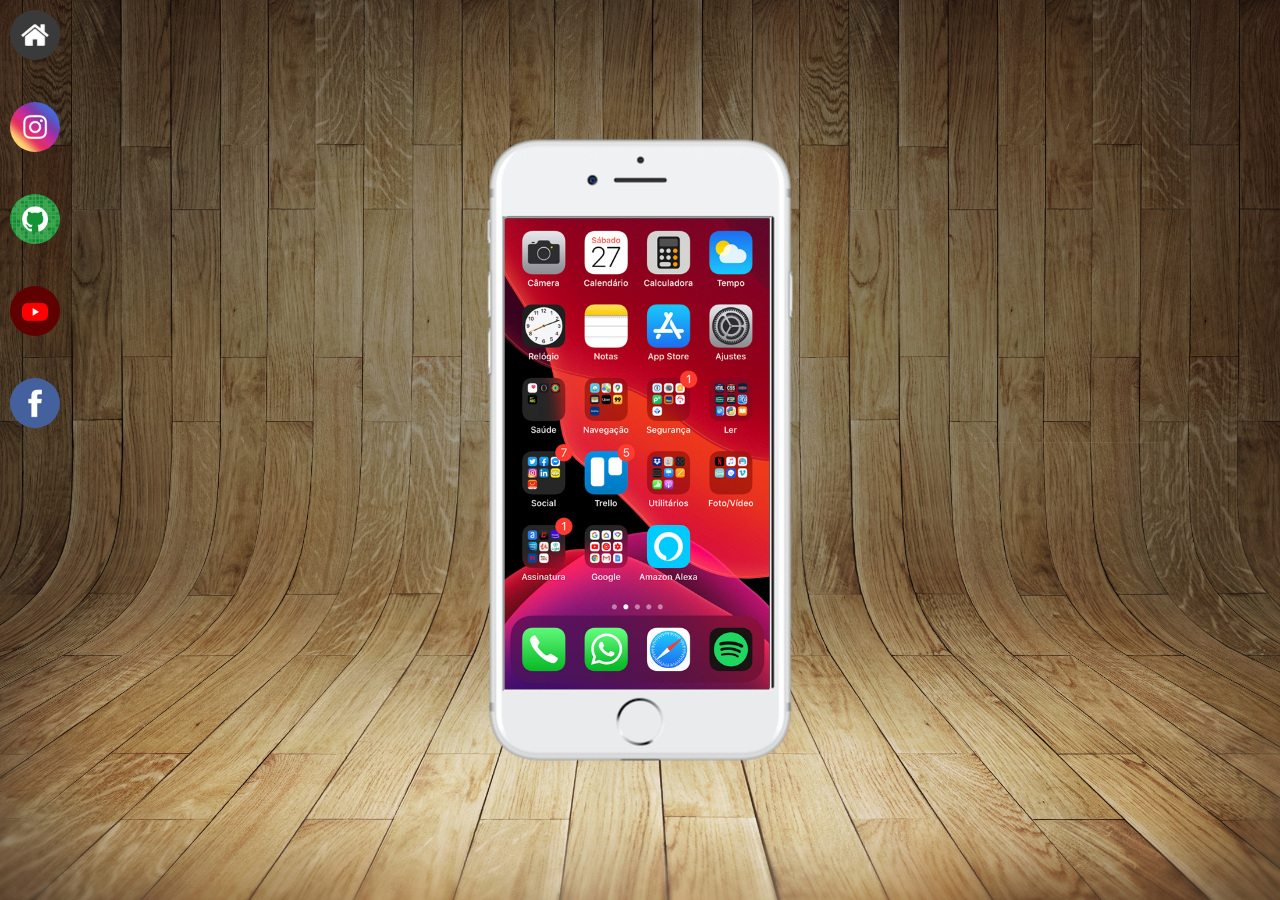
<file: index.html>
<!DOCTYPE html>
<html lang="pt-br">
<head>
    <meta charset="UTF-8">
    <meta name="viewport" content="width=device-width, initial-scale=1.0">
    <link rel="shortcut icon" href="favicon.ico" type="image/x-icon">
     <link rel="stylesheet" href="estilos/style.css">
    <title>Projeto Redes Sociais</title>
</head>
<body>
    <main>
        <section id="telefone">
            <iframe src="home.html" name="tela" id="tela"></iframe>

        </section>
        <section id="redes-sociais">
            <a href="home.html" target="tela"> <img src="imagens/logo-home.jpg" alt="Home"></a><BR></BR> 
            <a href="instagram.html" target="tela"> <img src="imagens/logo-instagram.jpg" alt="Instagram"></a><BR></BR>
            <a href="github.html" target="tela"> <img src="imagens/logo-github.jpg" alt="GitHub"></a><BR></BR>
            <a href="youtube.html" target="tela"> <img src="imagens/logo-youtube.jpg" alt="YouTube"></a><BR></BR>
            <a href="facebook.html" target="tela"> <img src="imagens/logo-facebook.jpg" alt="Facebook"></a>
        </section>
    </main>
</body>
</html>
</file>
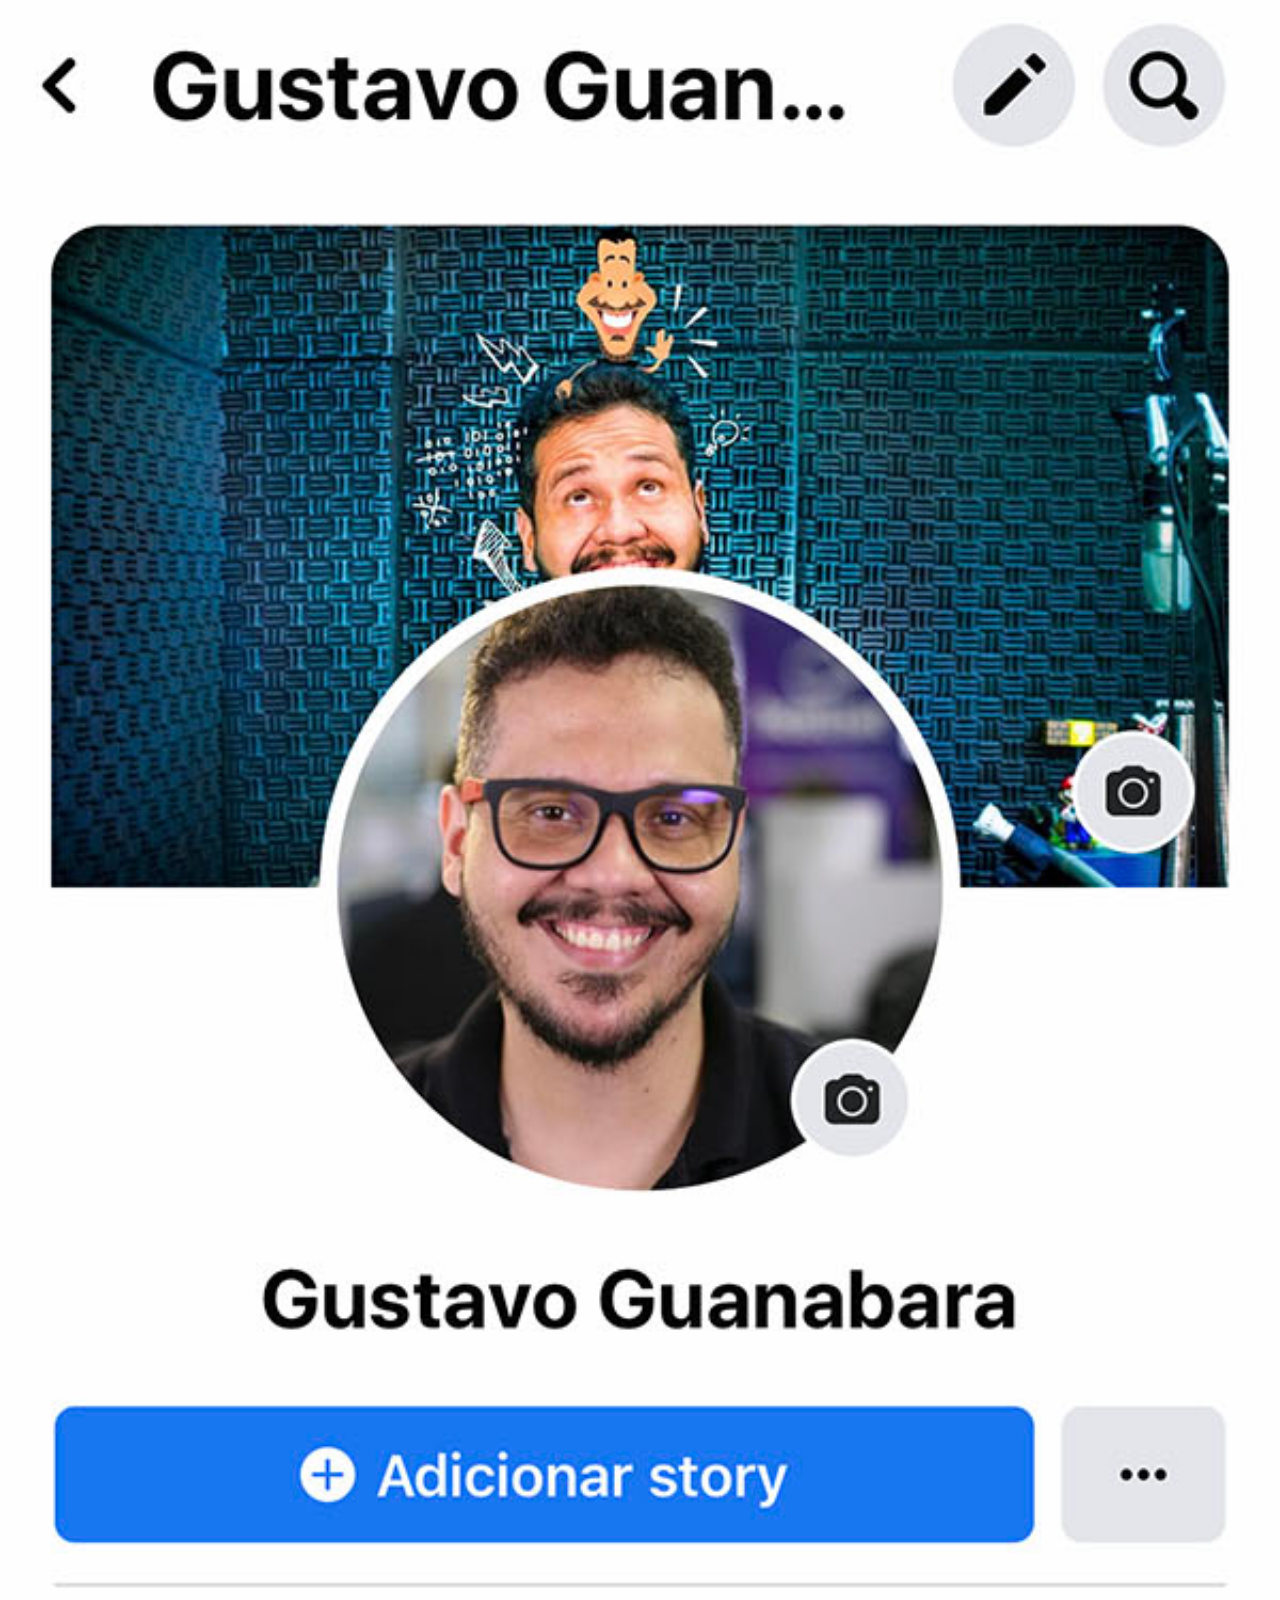
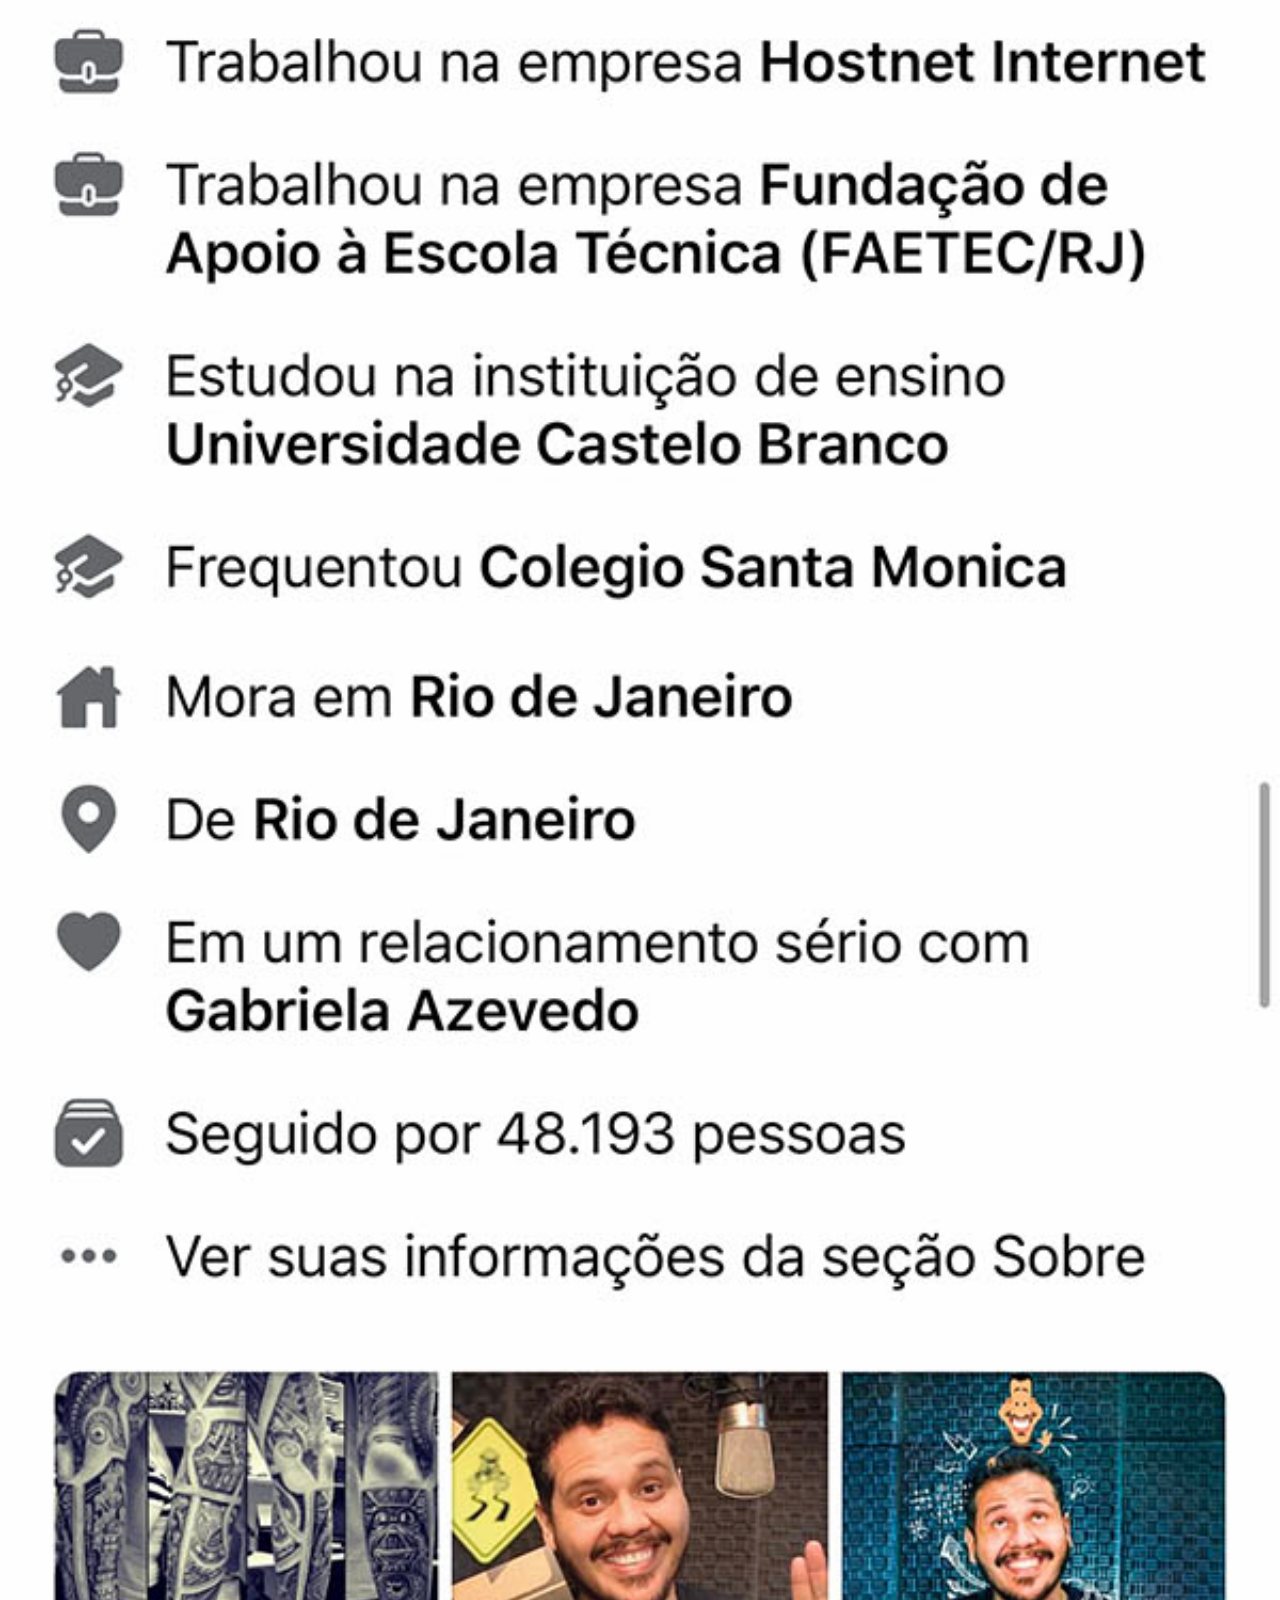
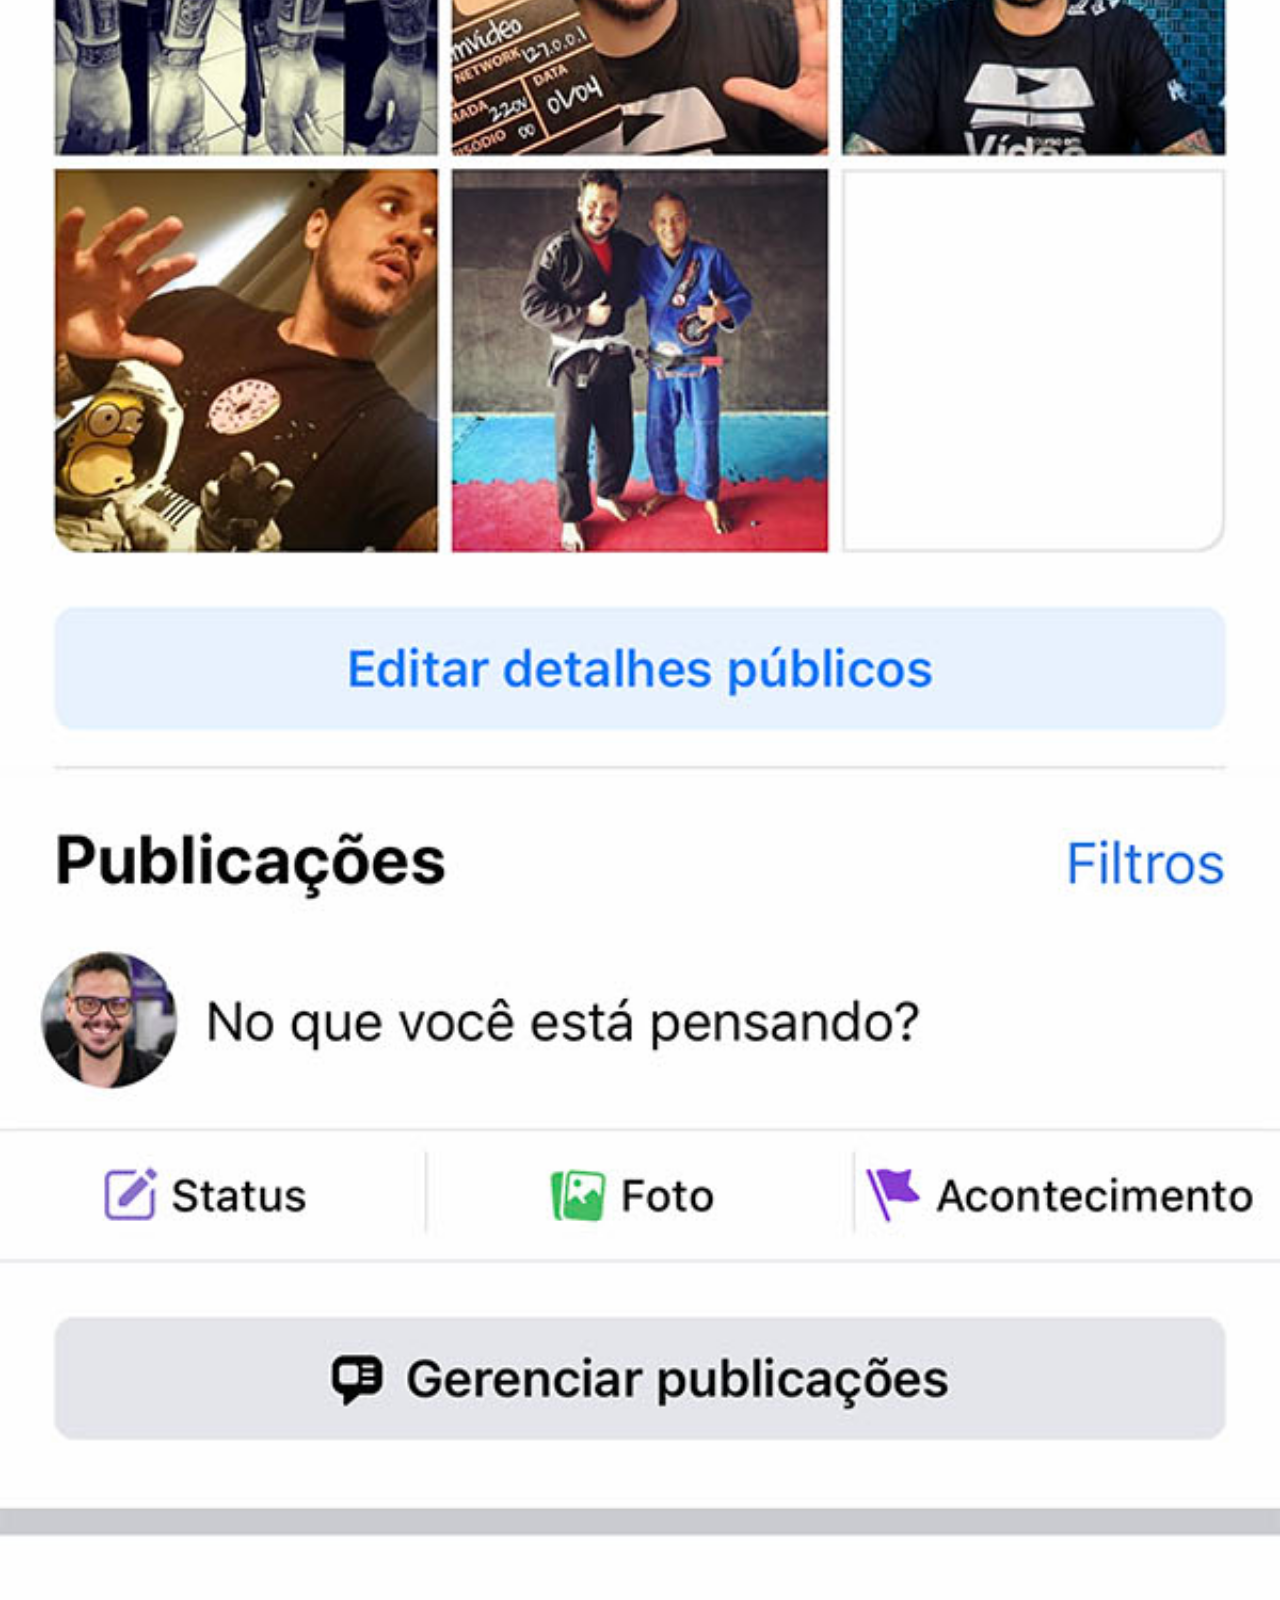
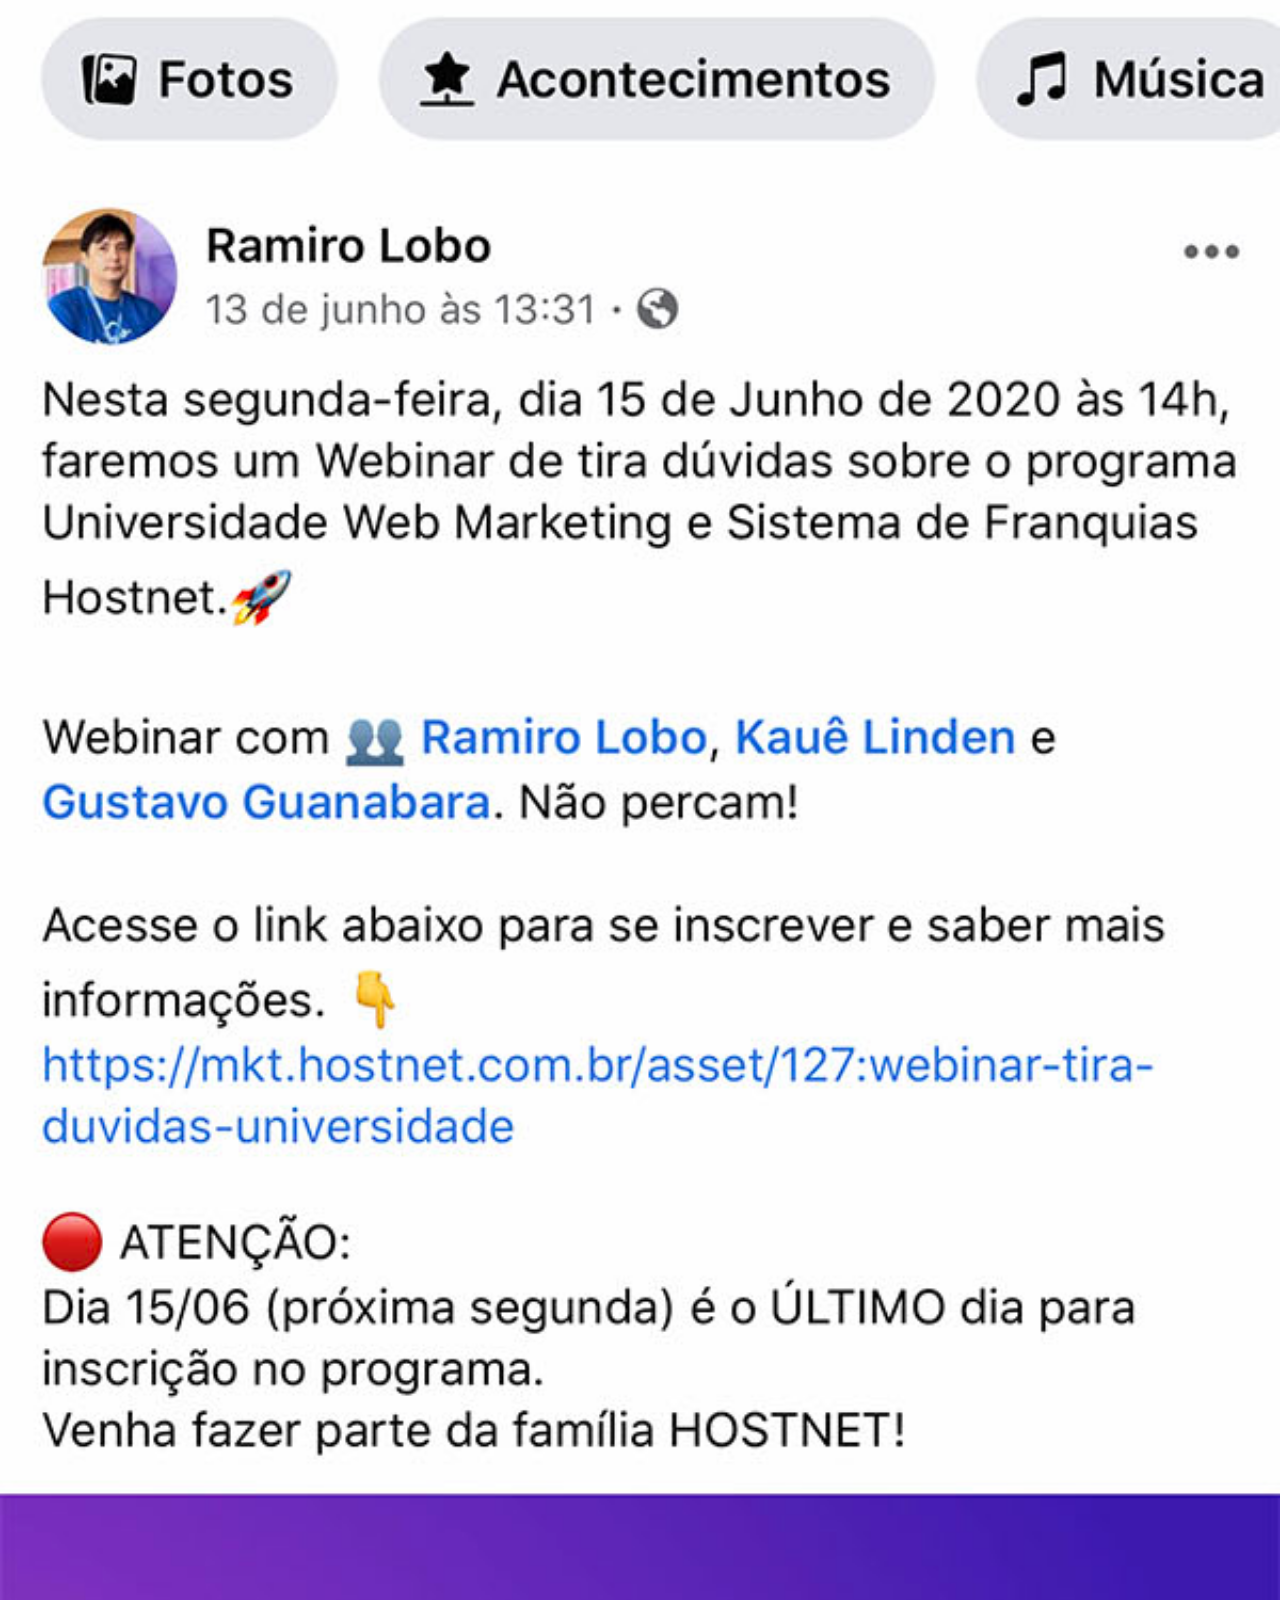
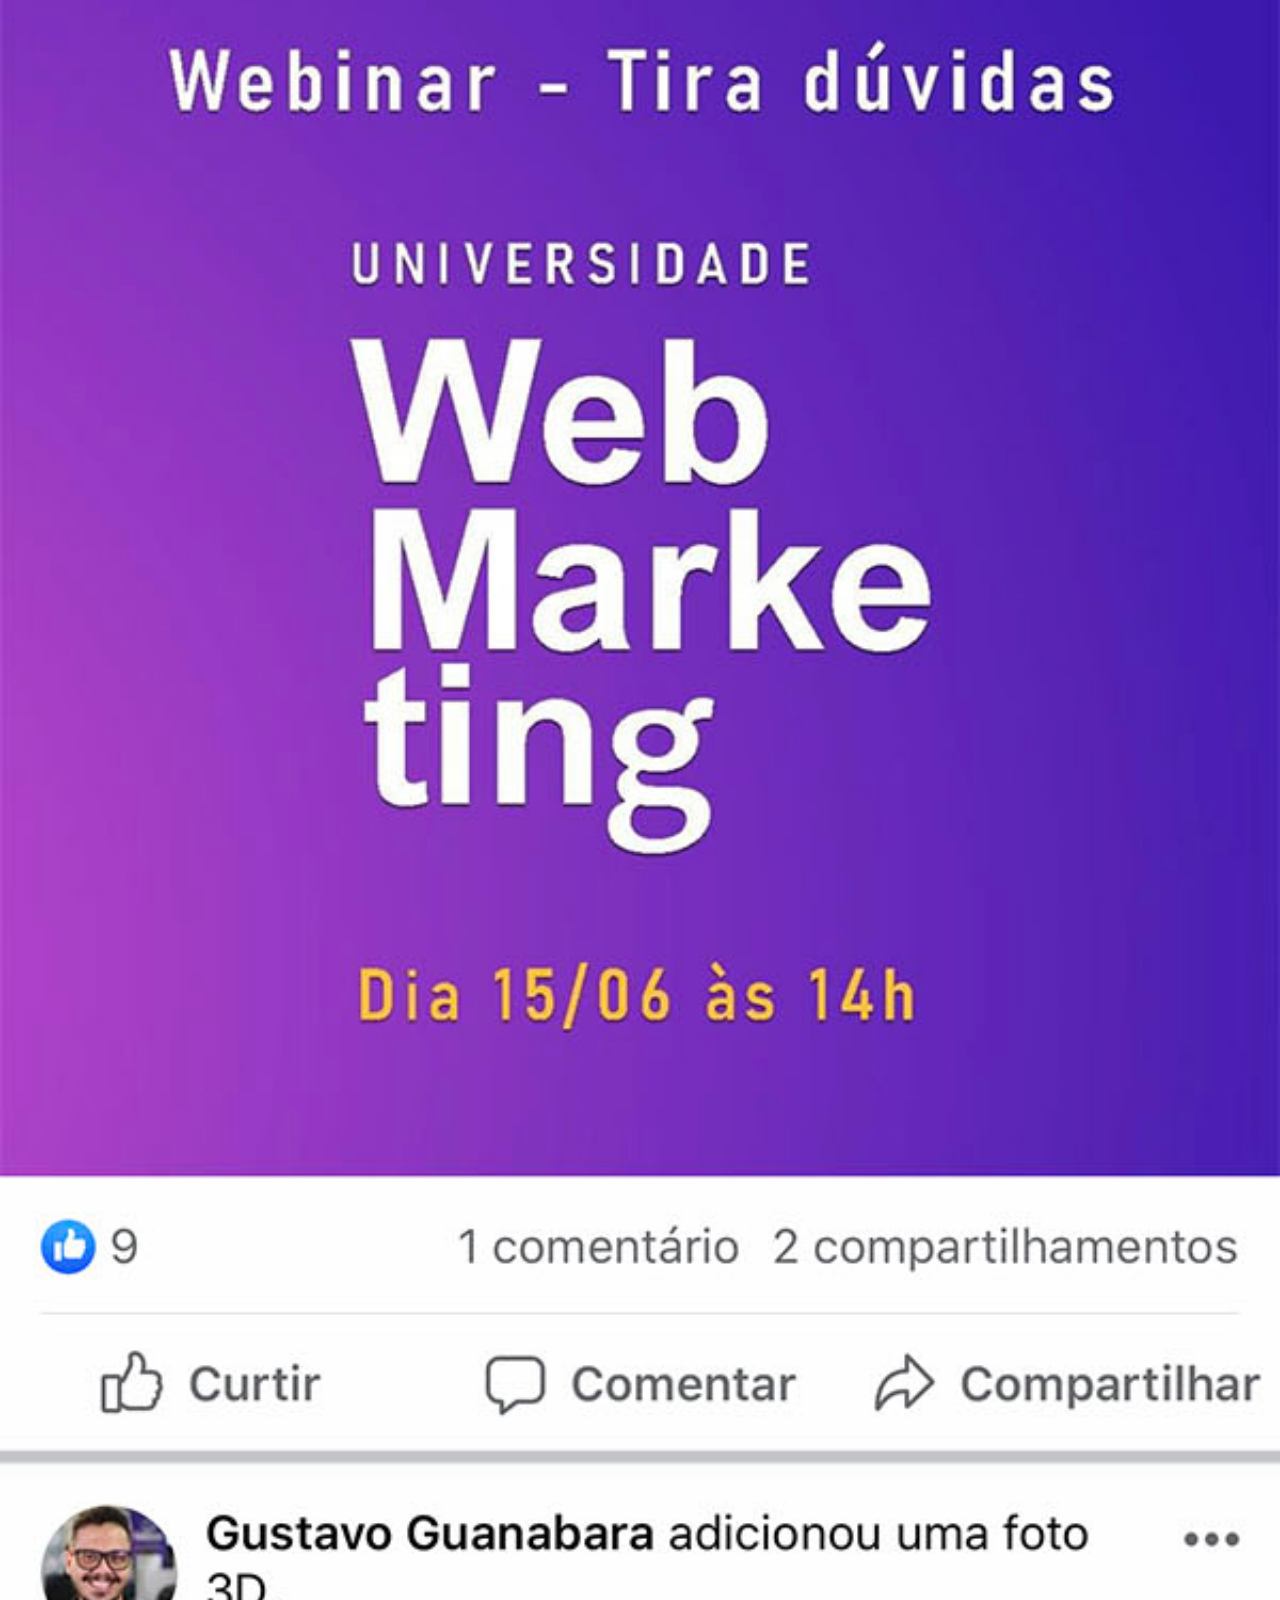
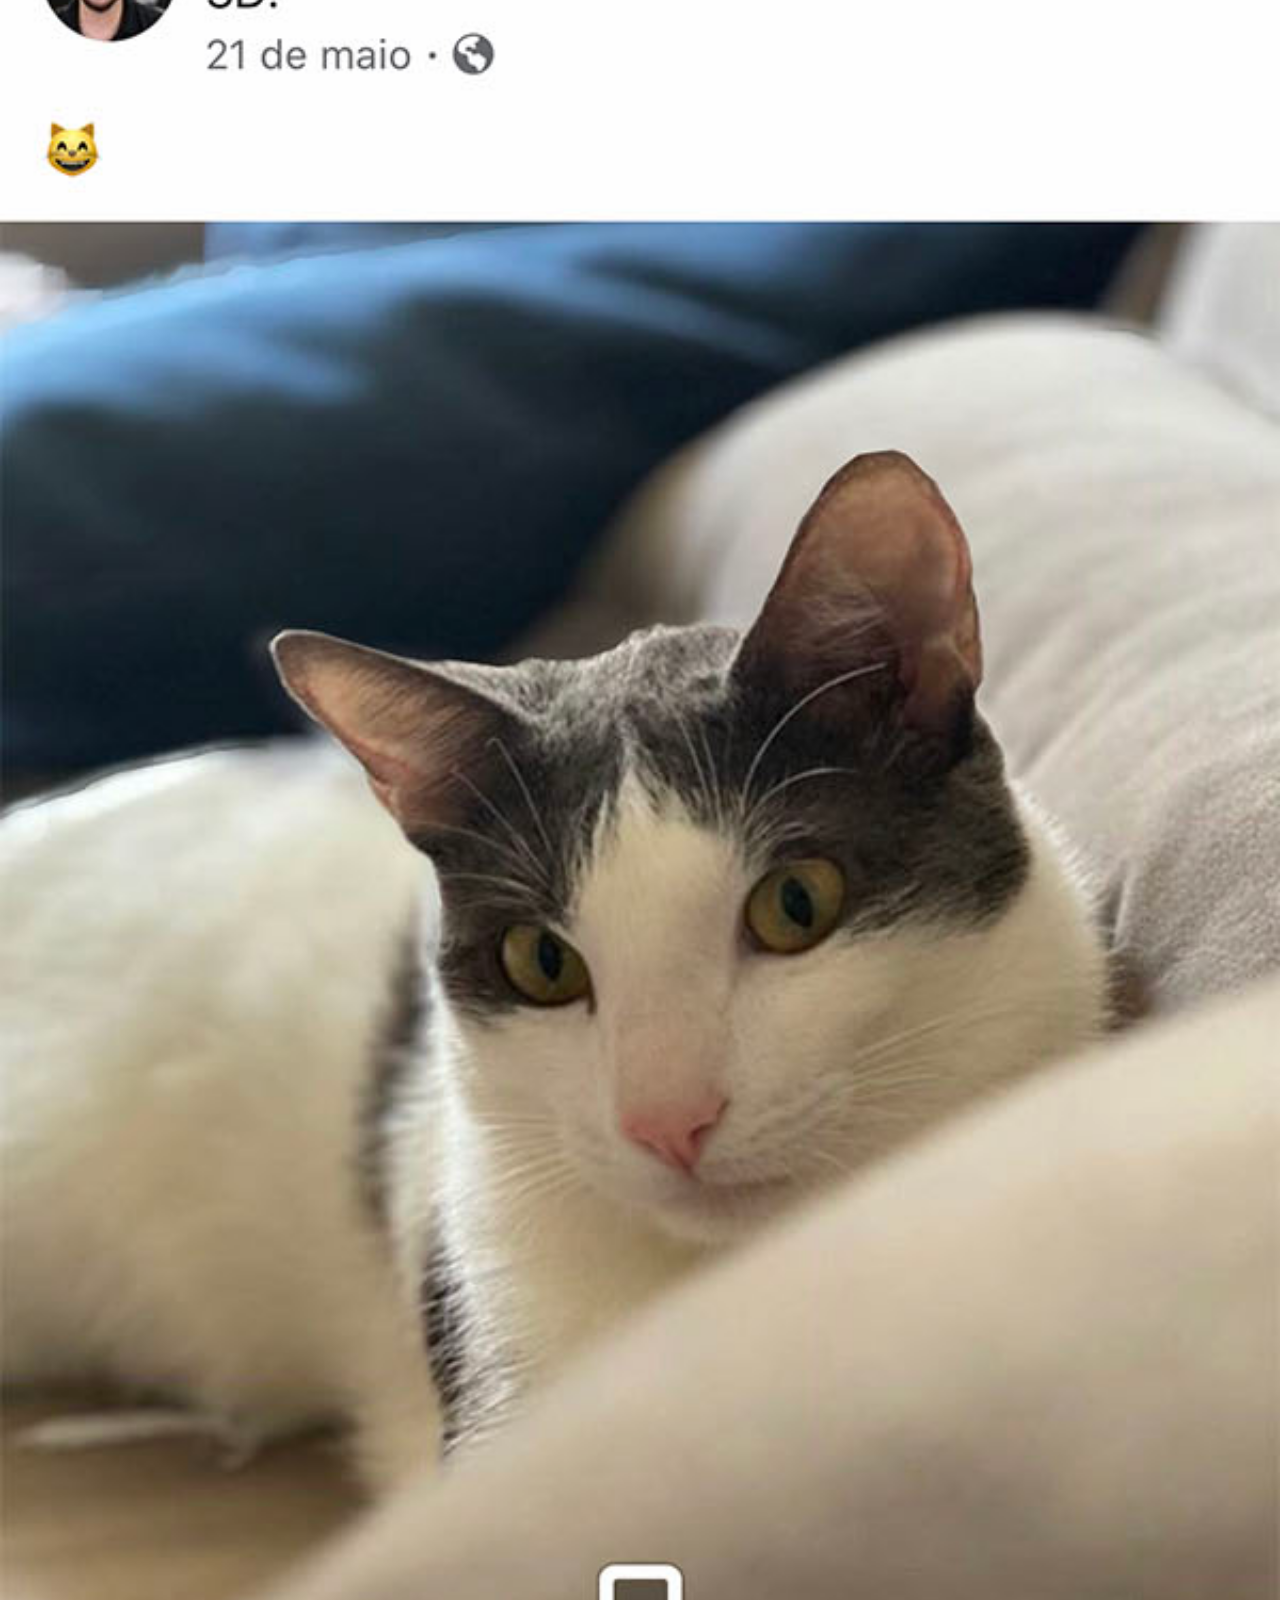
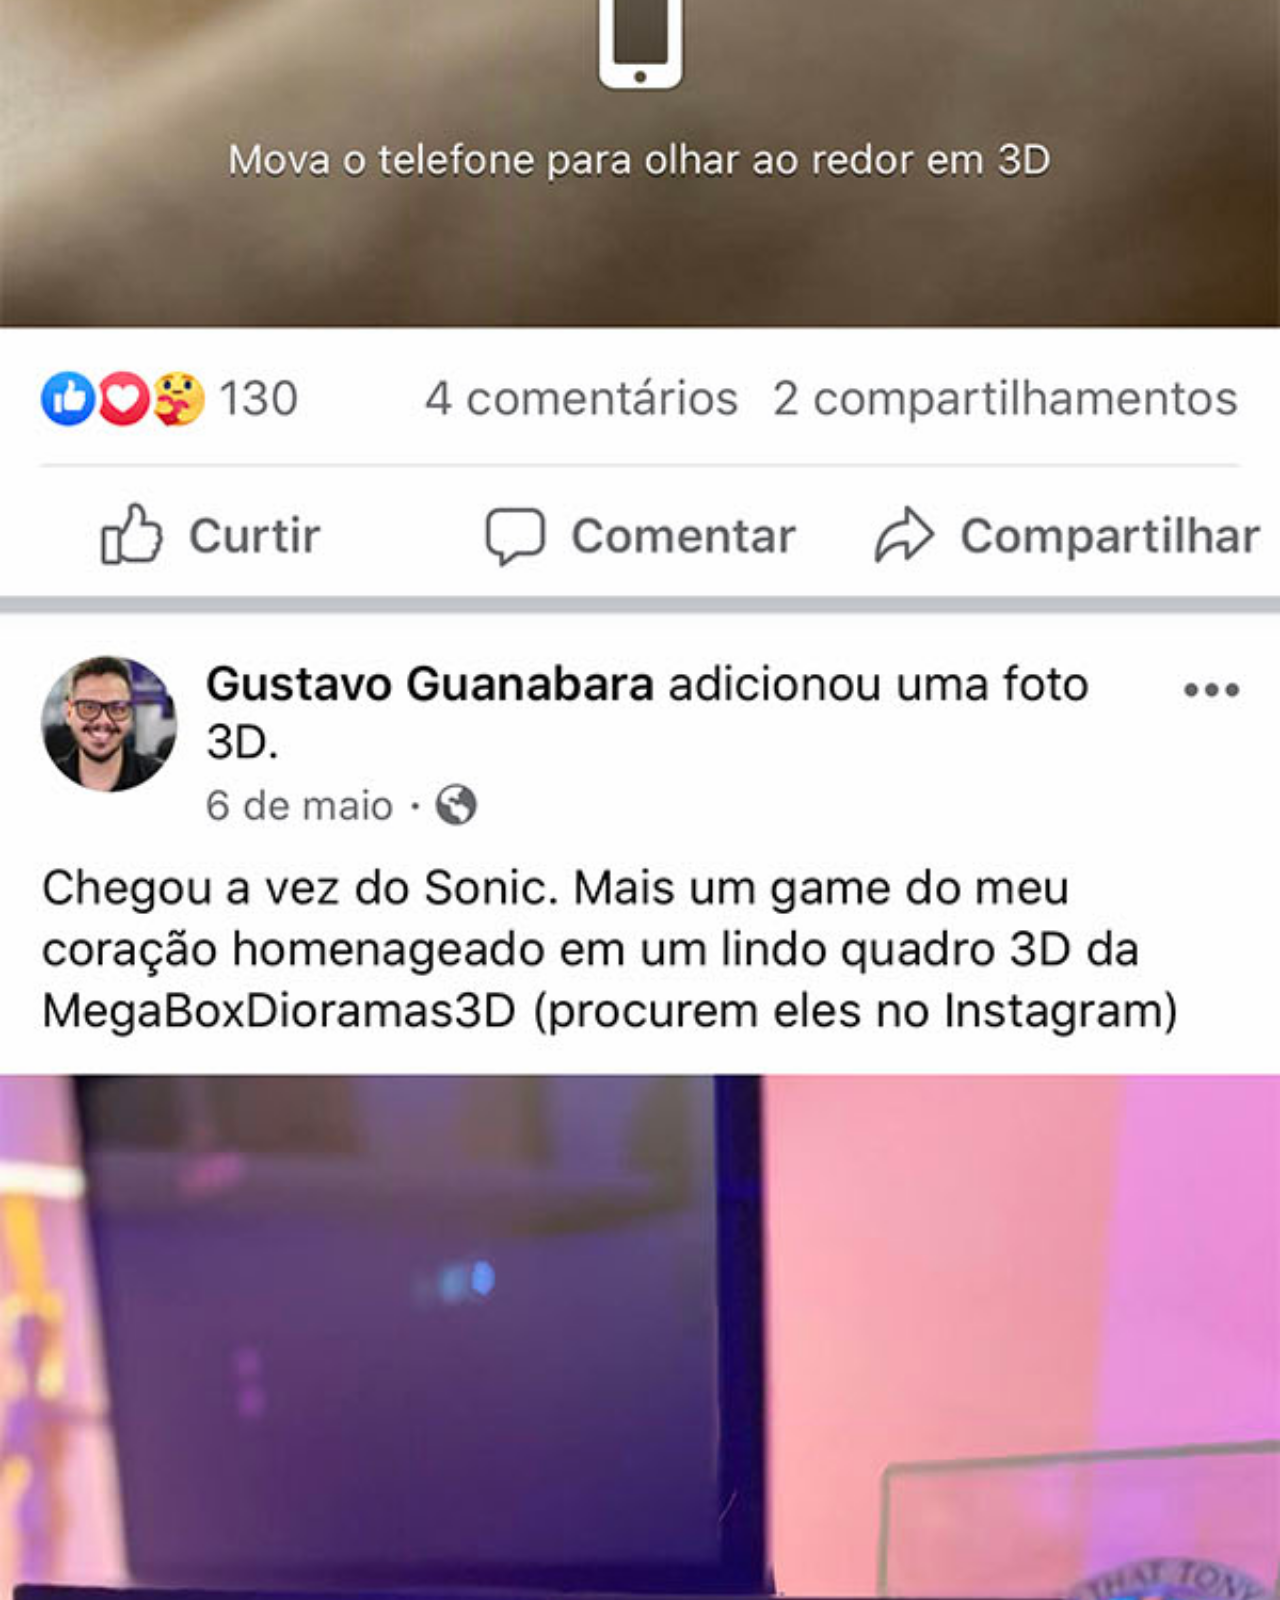
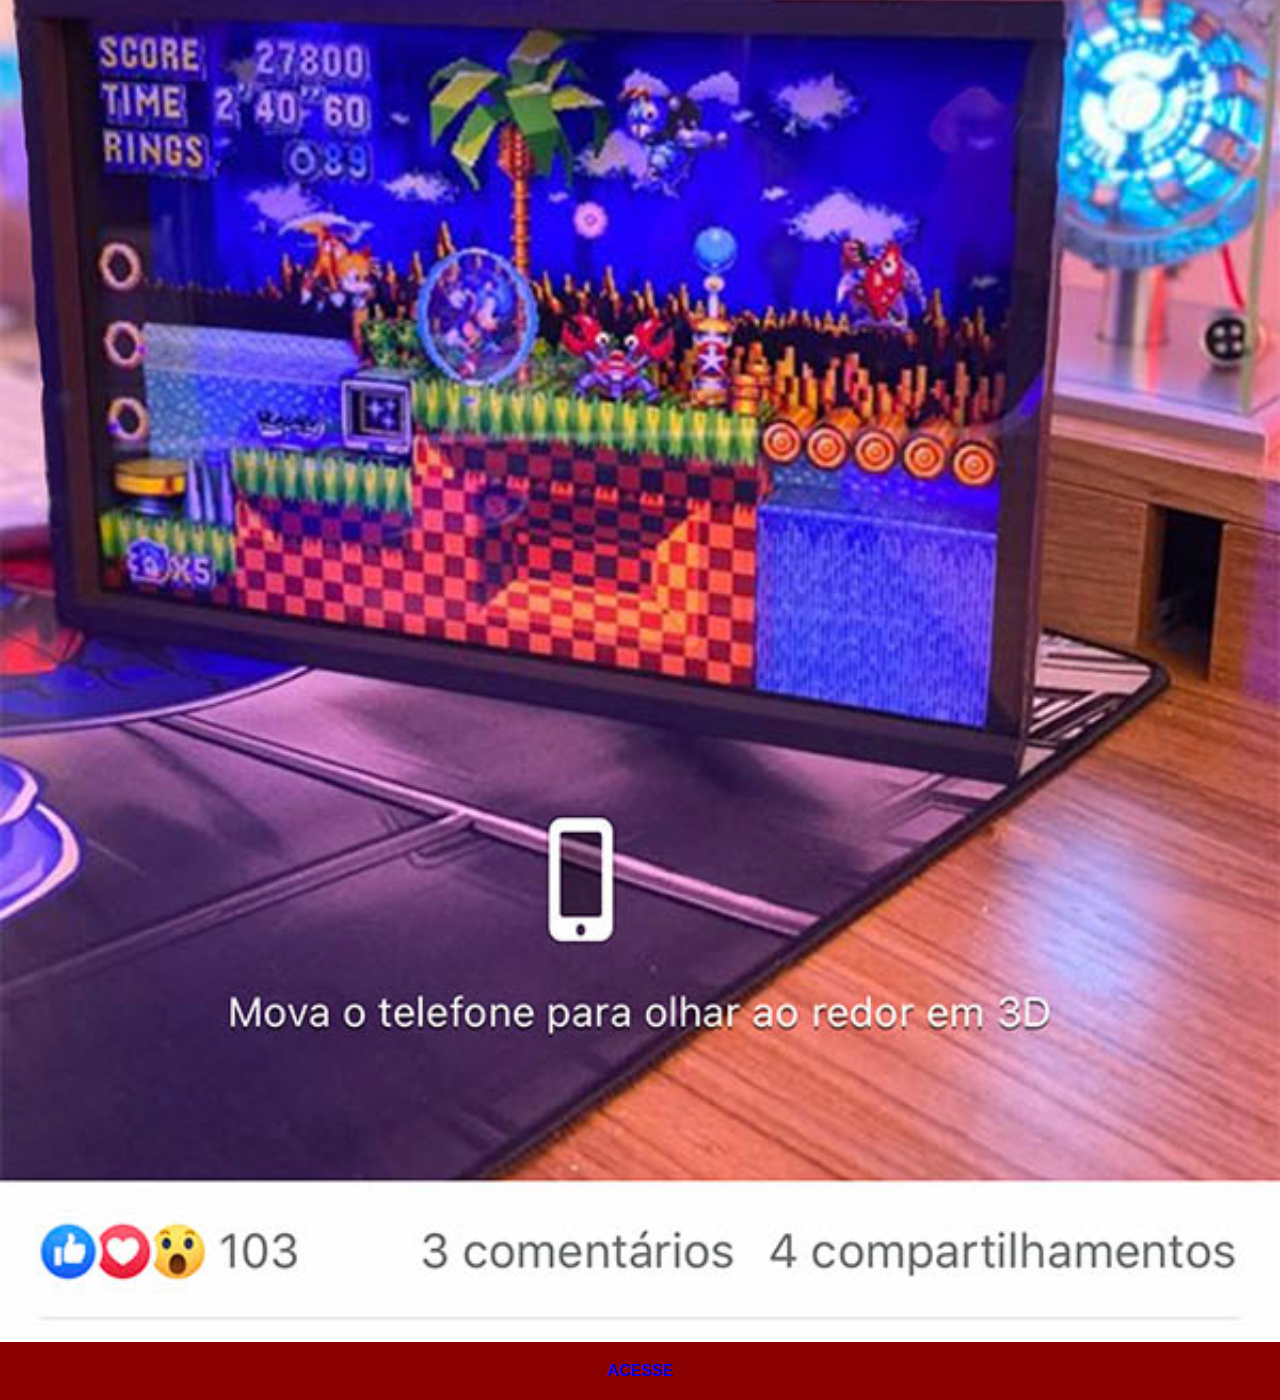
<file: facebook.html>
<!DOCTYPE html>
<html lang="pt-br">
<head>
    <meta charset="UTF-8">
    <meta name="viewport" content="width=device-width, initial-scale=1.0">
    <title>Facebook</title>
    <link rel="stylesheet" href="estilos/social.css">
</head>
<body>
    <img src="imagens/tela-facebook.jpg" alt="Facebook">
    <a href="https://www.facebook.com/gustavoguanabara?locale=pt_BR" target="_blank">ACESSE </a>
    
</body>
</html>
</file>
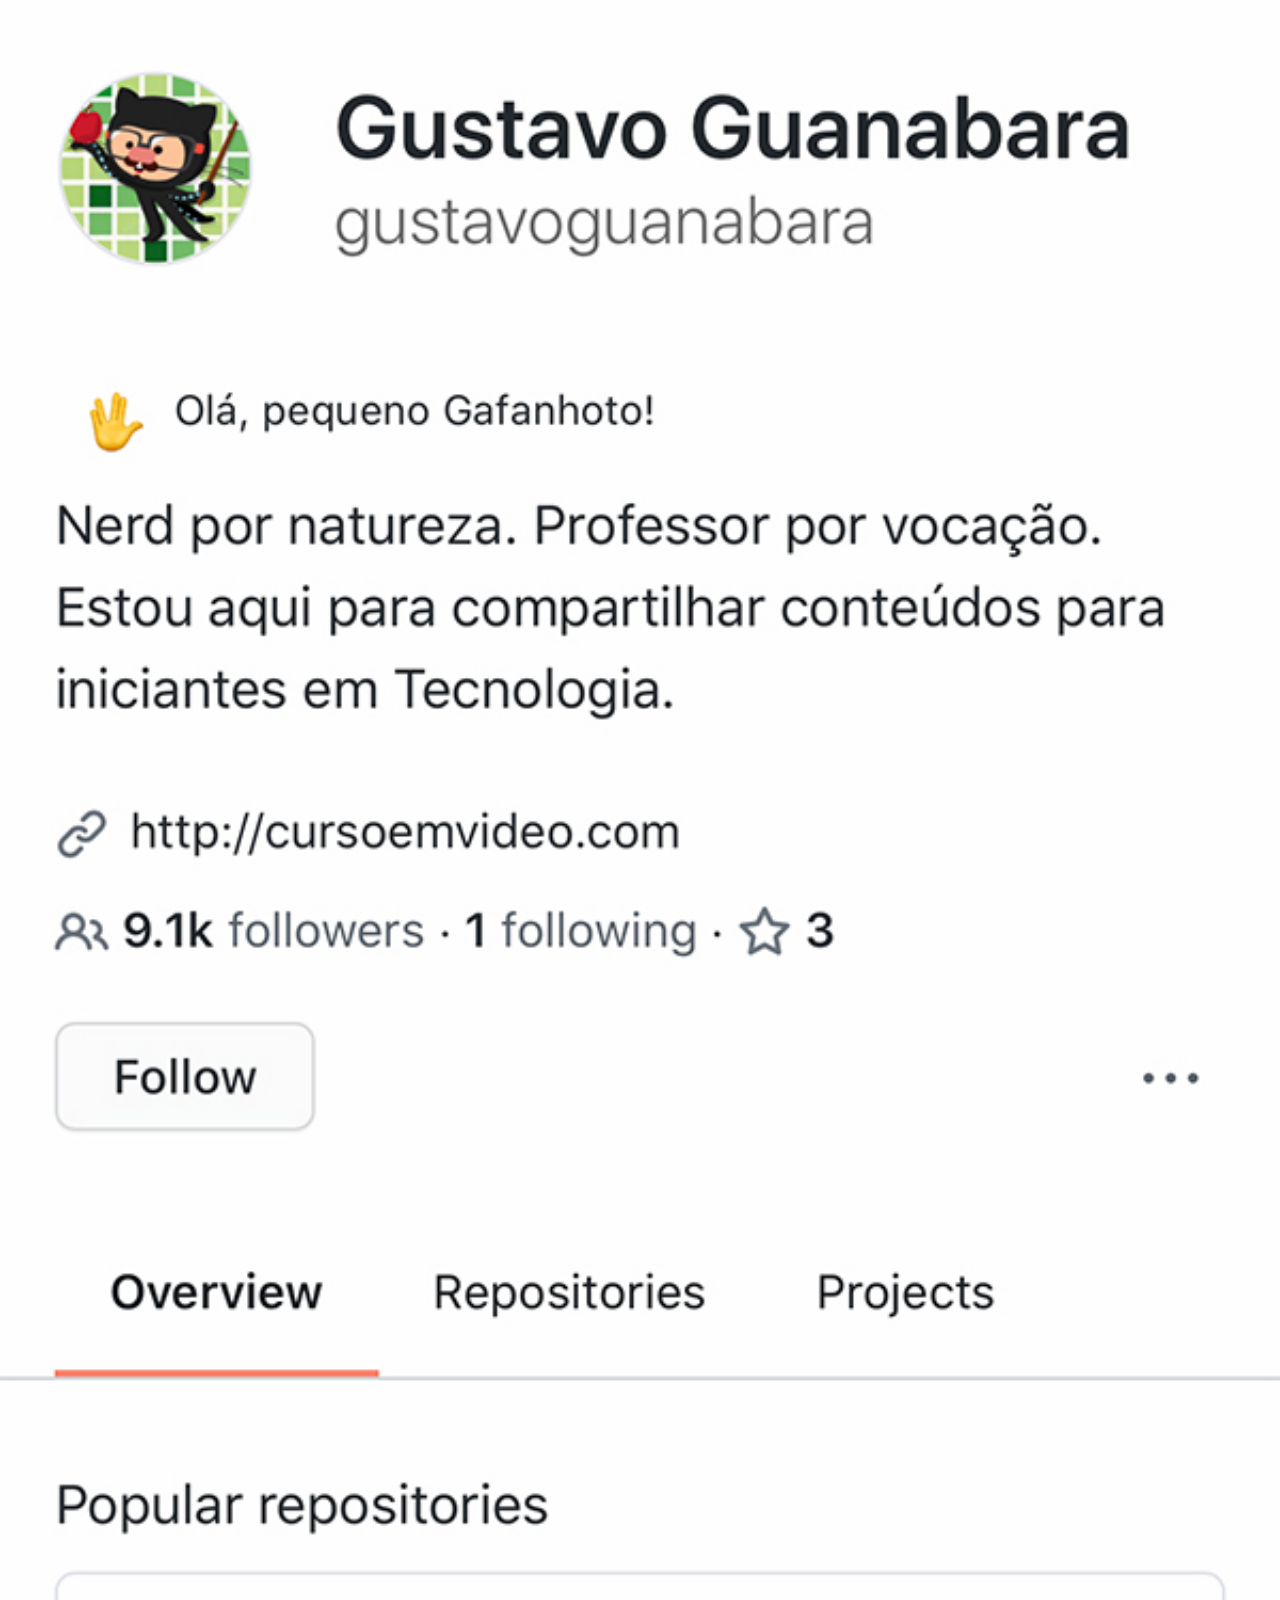
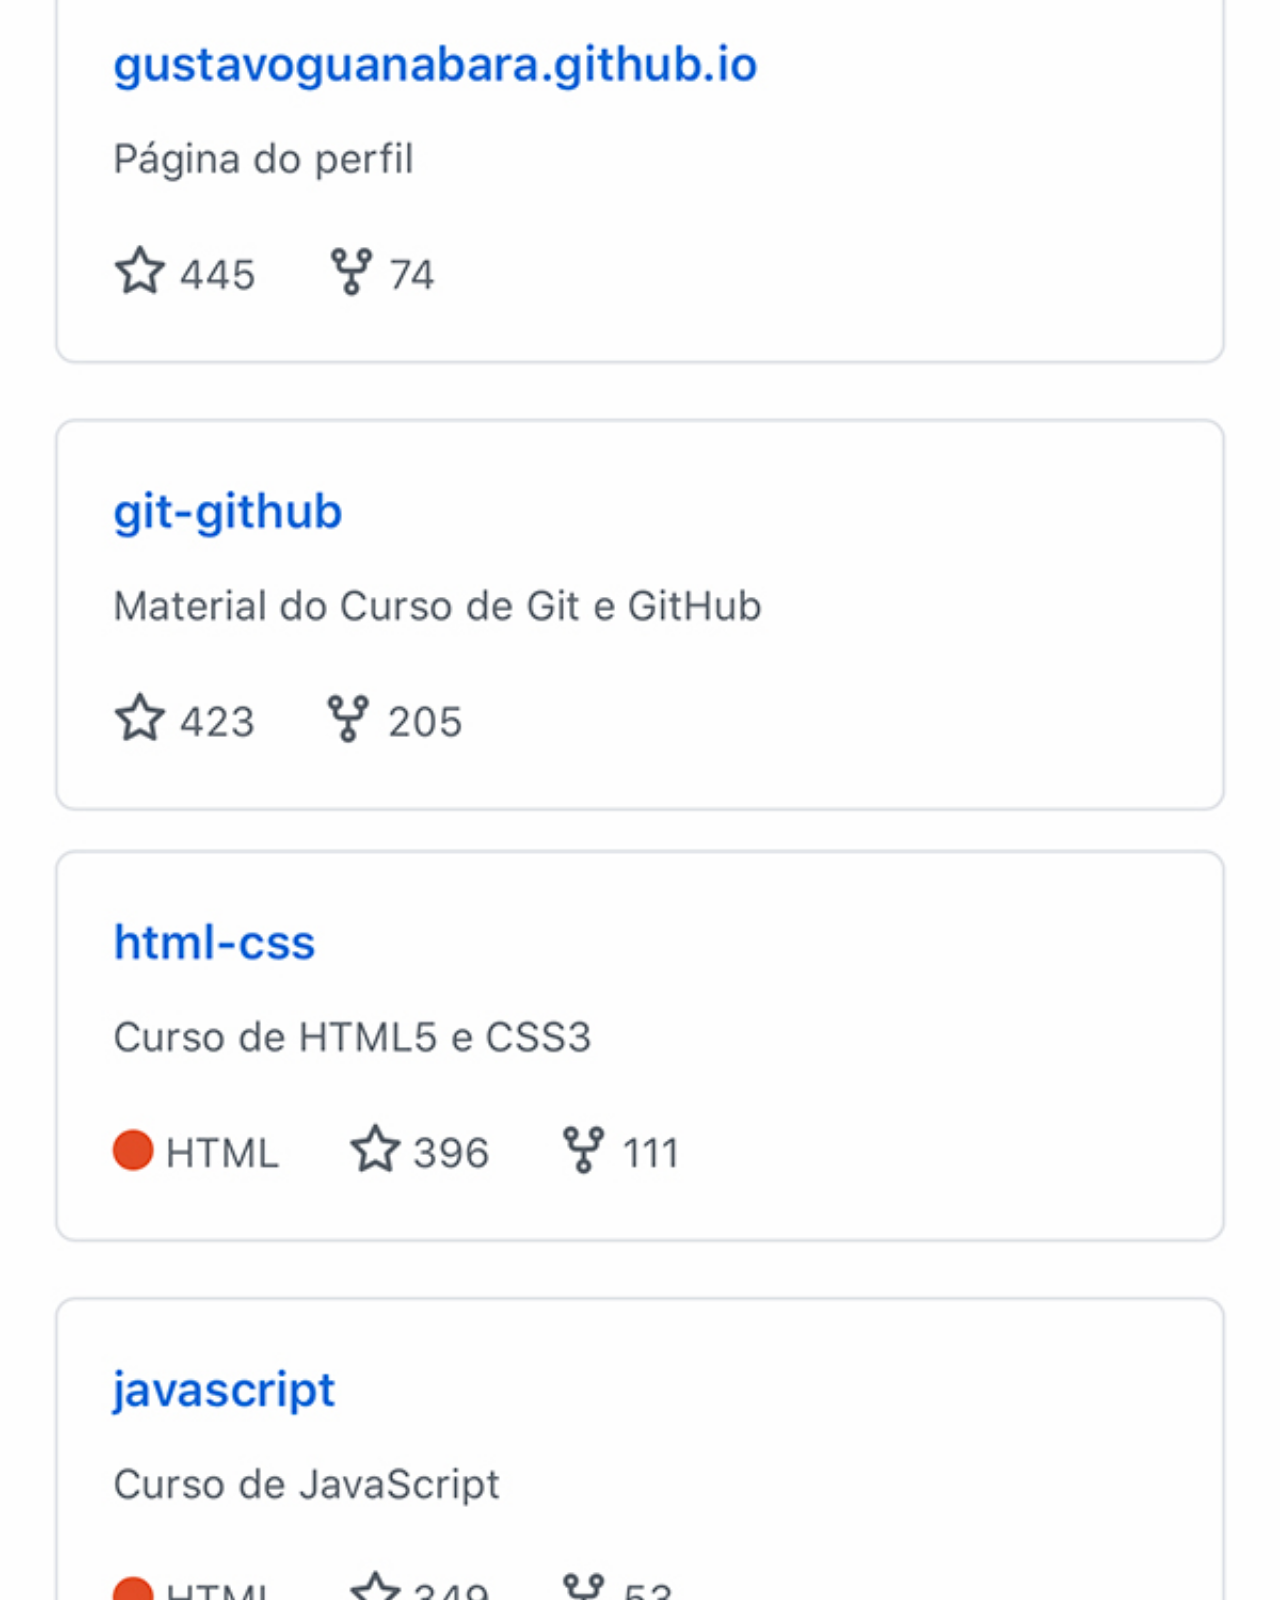
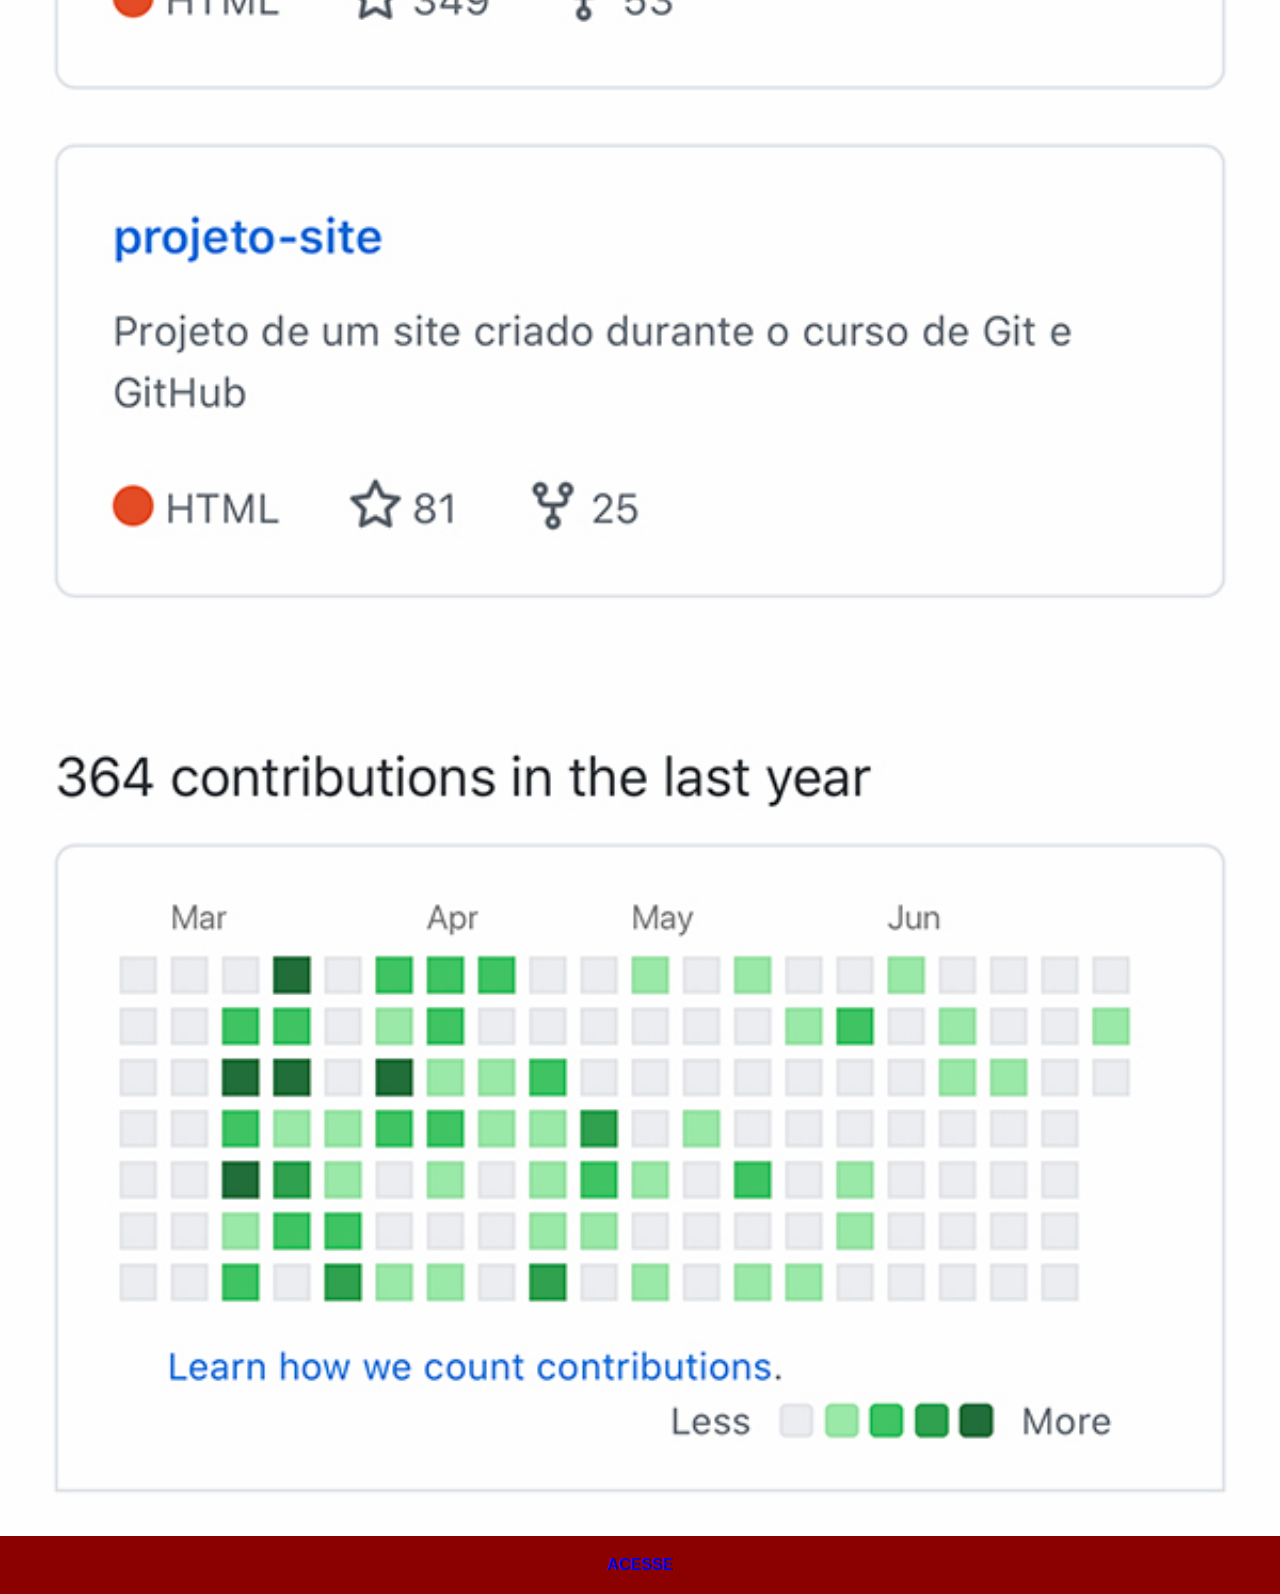
<file: github.html>
<!DOCTYPE html>
<html lang="pt-br">
<head>
    <meta charset="UTF-8">
    <meta name="viewport" content="width=device-width, initial-scale=1.0">
    <title>GitHub</title>
    <link rel="stylesheet" href="estilos/social.css">
</head>
<body>
      <img src="imagens/tela-github.jpg" alt="GitHub">
      <a href="https://github.com/gustavoguanabara" target="_blank">
      ACESSE</a>

    
</body>
</html>
</file>
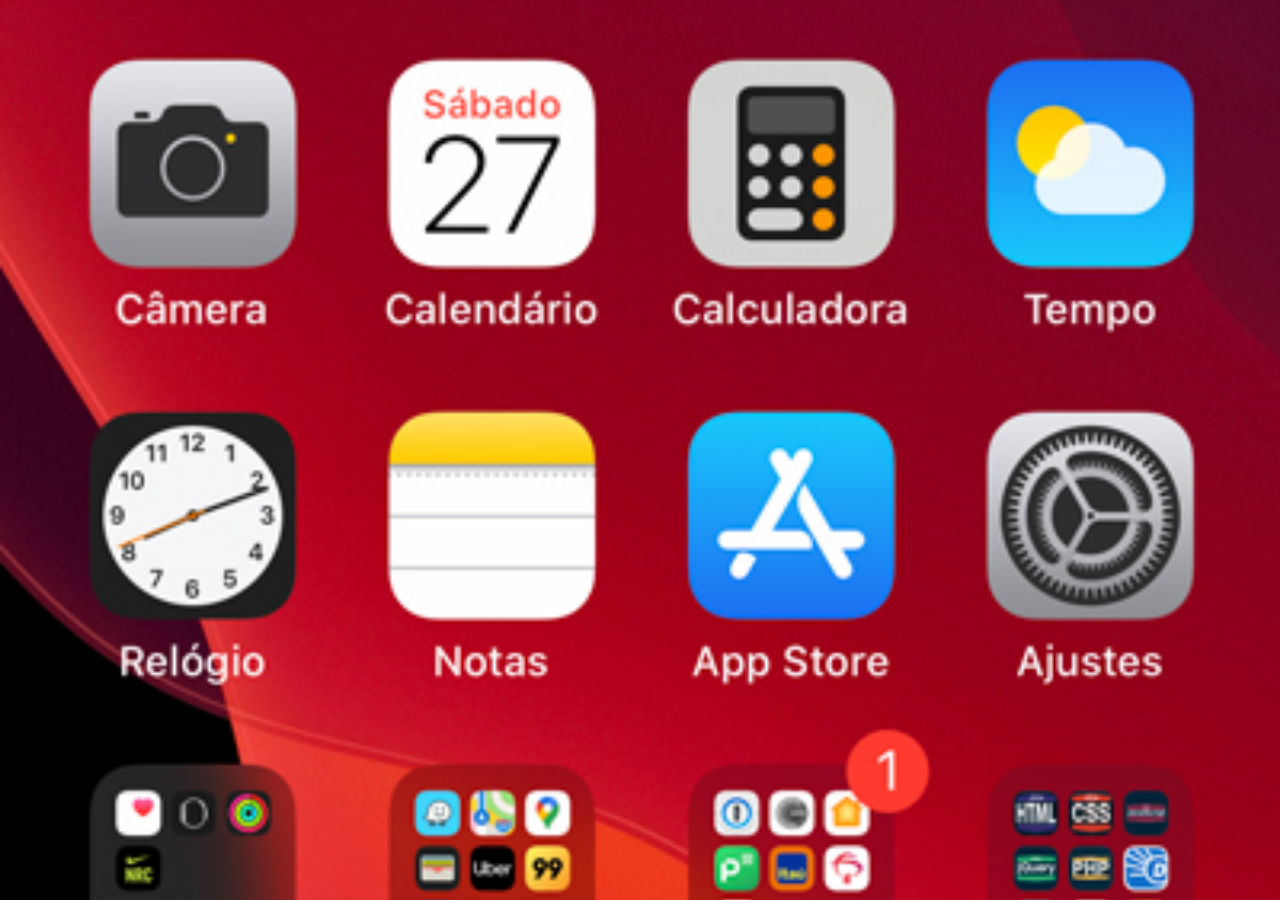
<file: home.html>
<!DOCTYPE html>
<html lang="pt-br">
<head>
    <meta charset="UTF-8">
    <meta name="viewport" content="width=device-width, initial-scale=1.0">
    <title>Home</title>
</head>
    <style>
        * {
           margin: 0px;
           padding: 0px;
        }
       
        body {
           width: 100vw;
           height: 100vh;
           background: black url('imagens/tela-home.jpg') no-repeat top center; 
           background-size: cover;
        }
       
       </style>
<body>
   
    
</body>
</html>
</file>
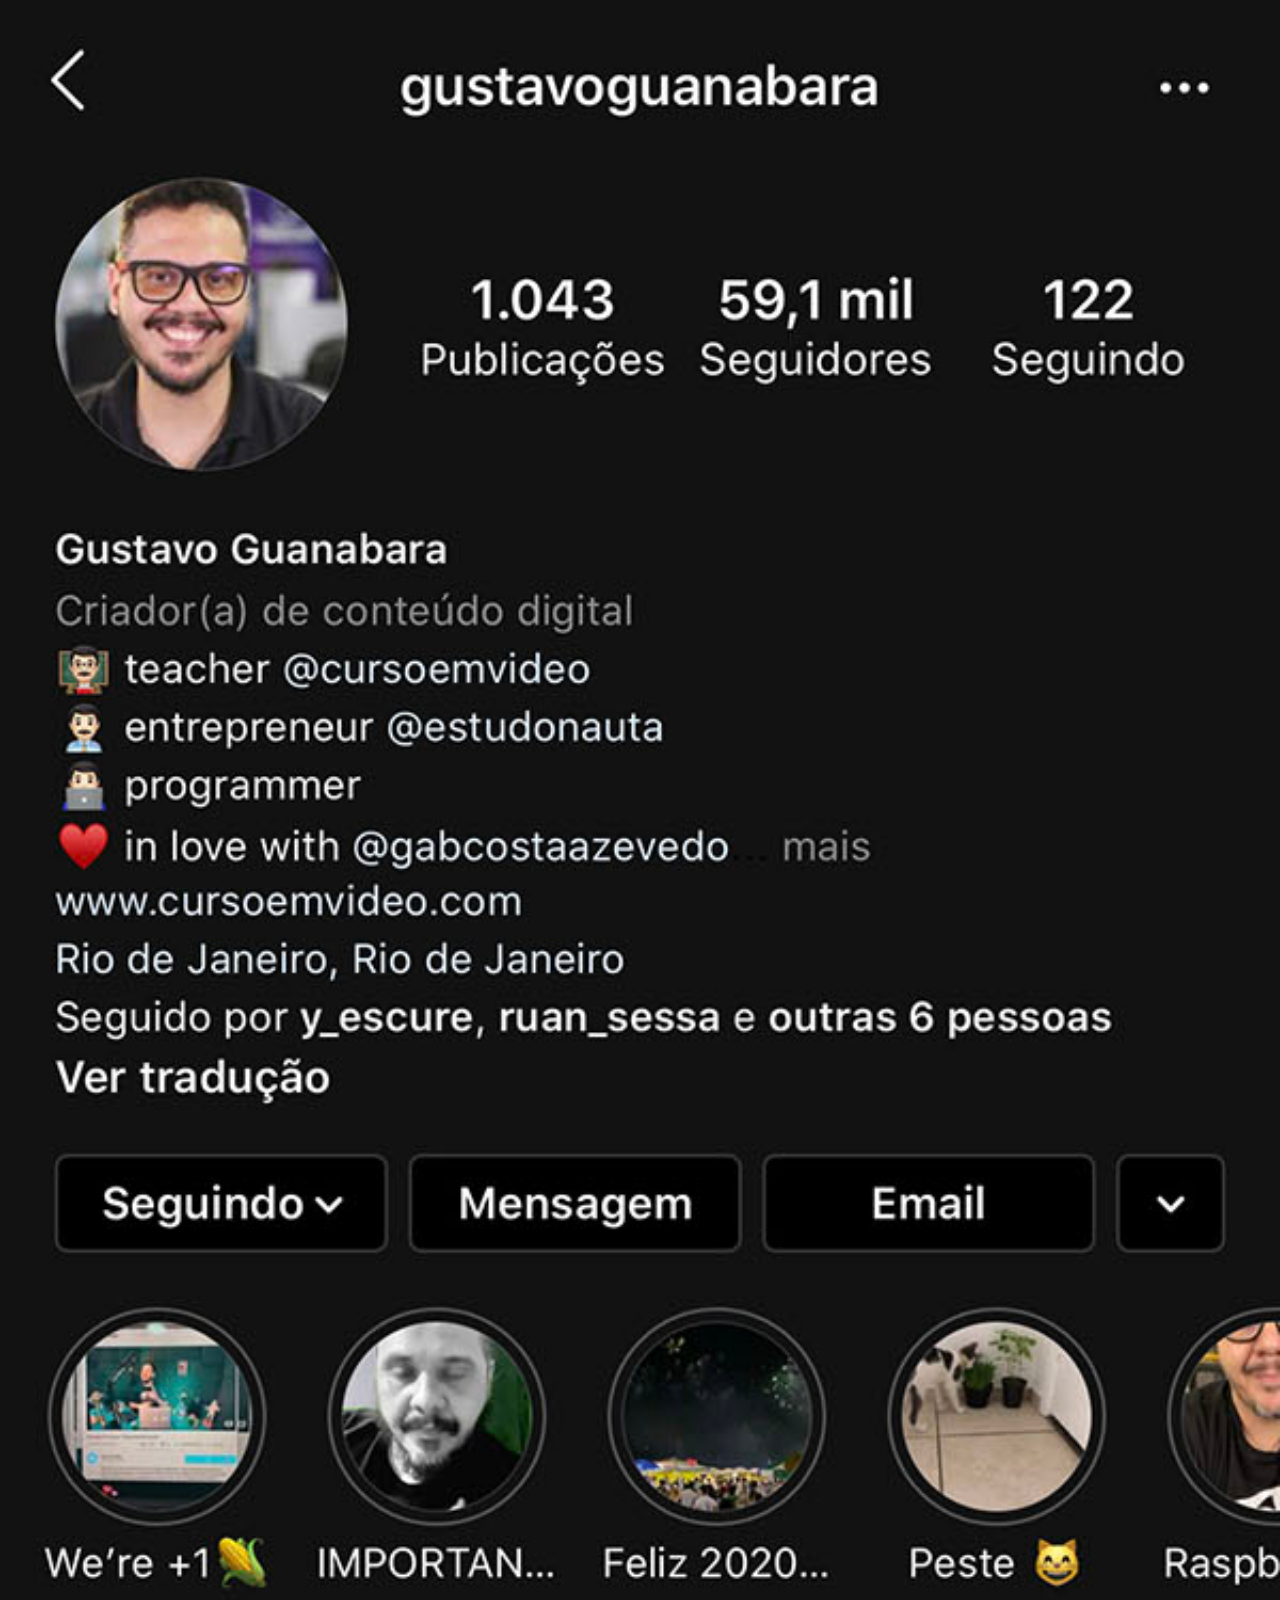
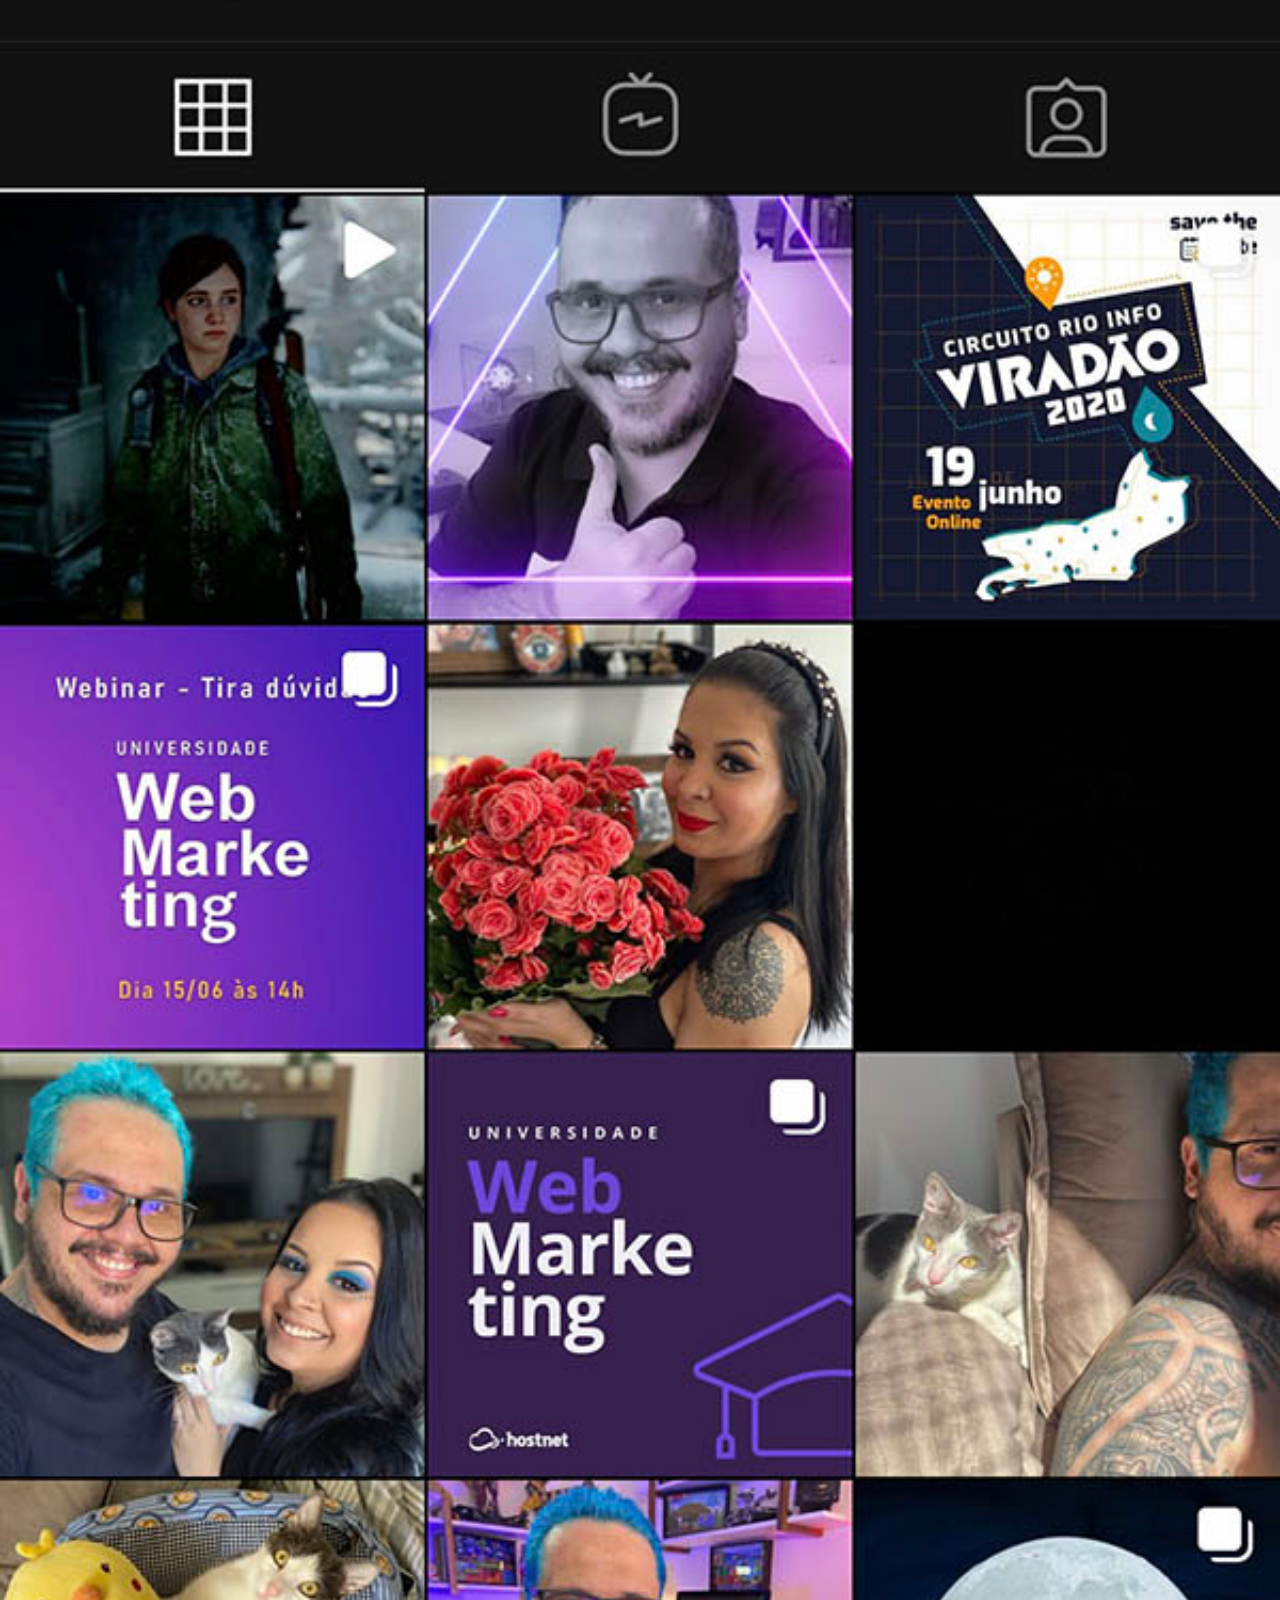
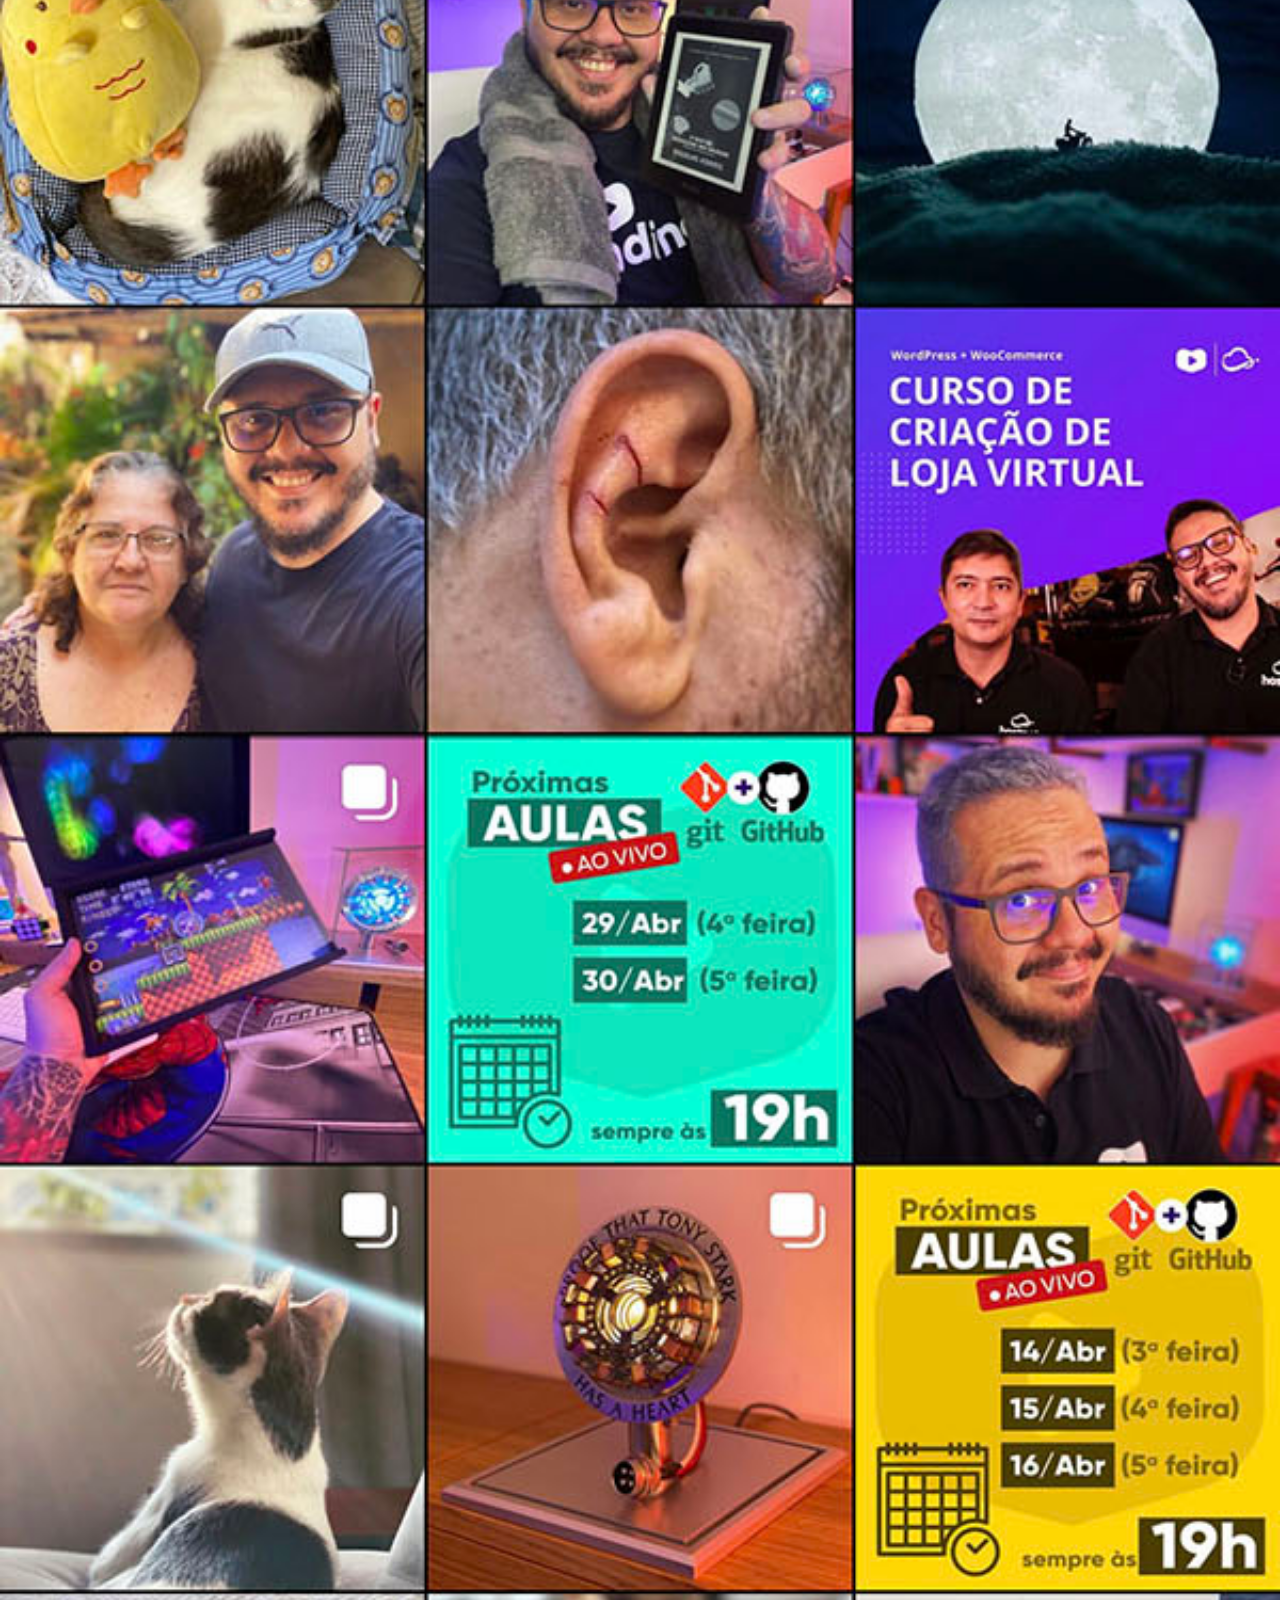
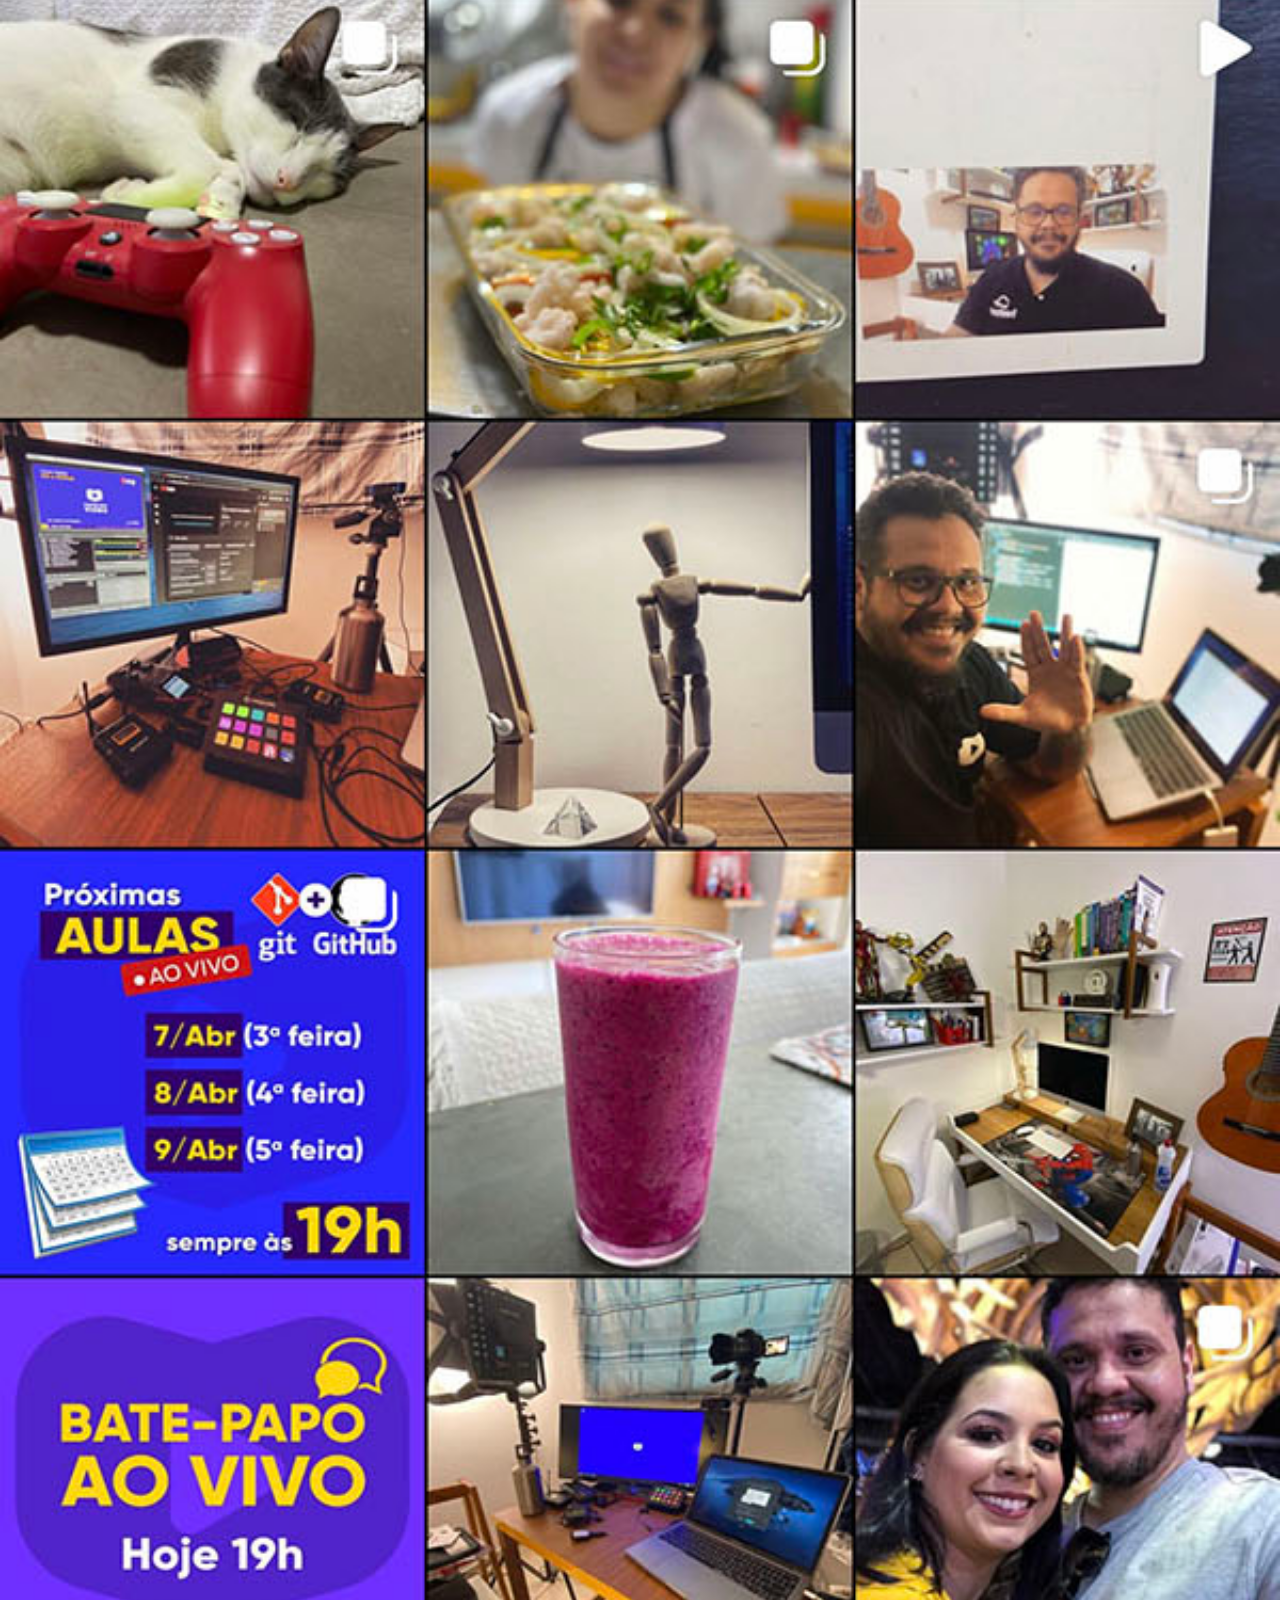
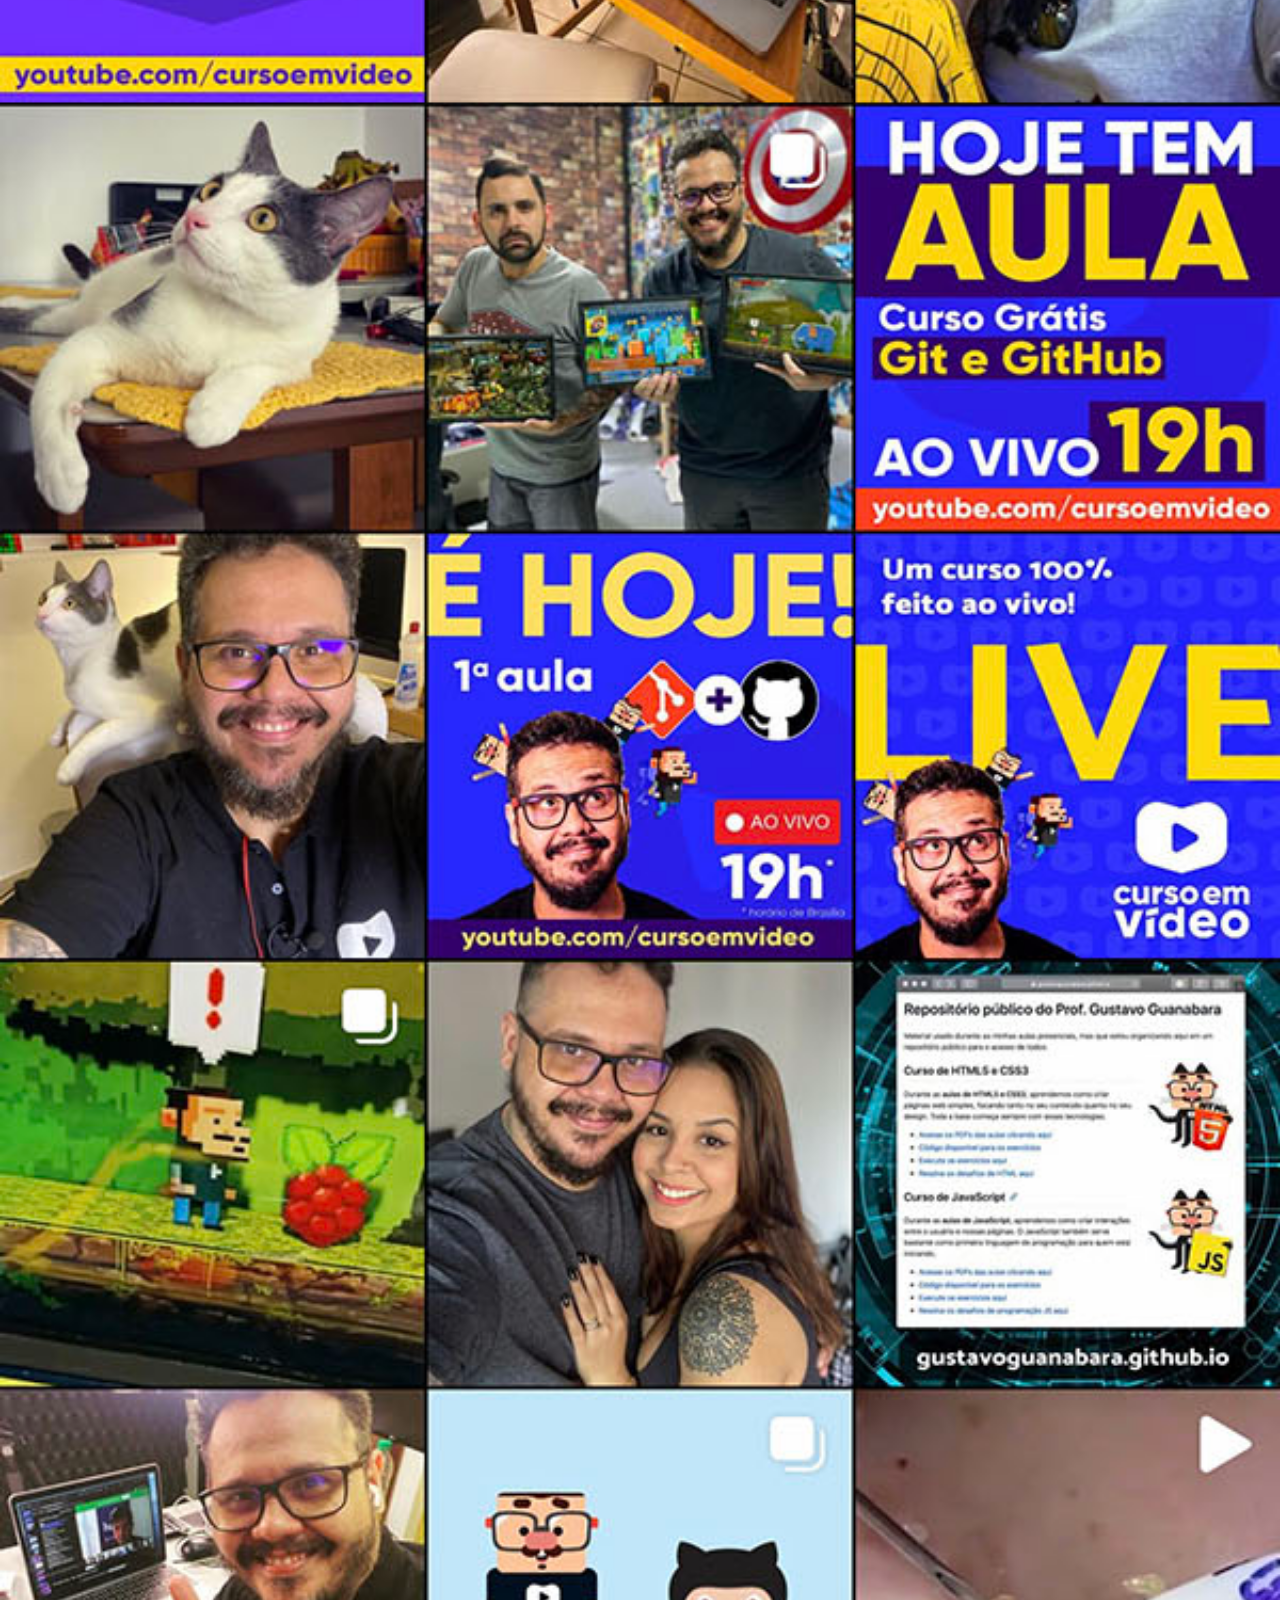
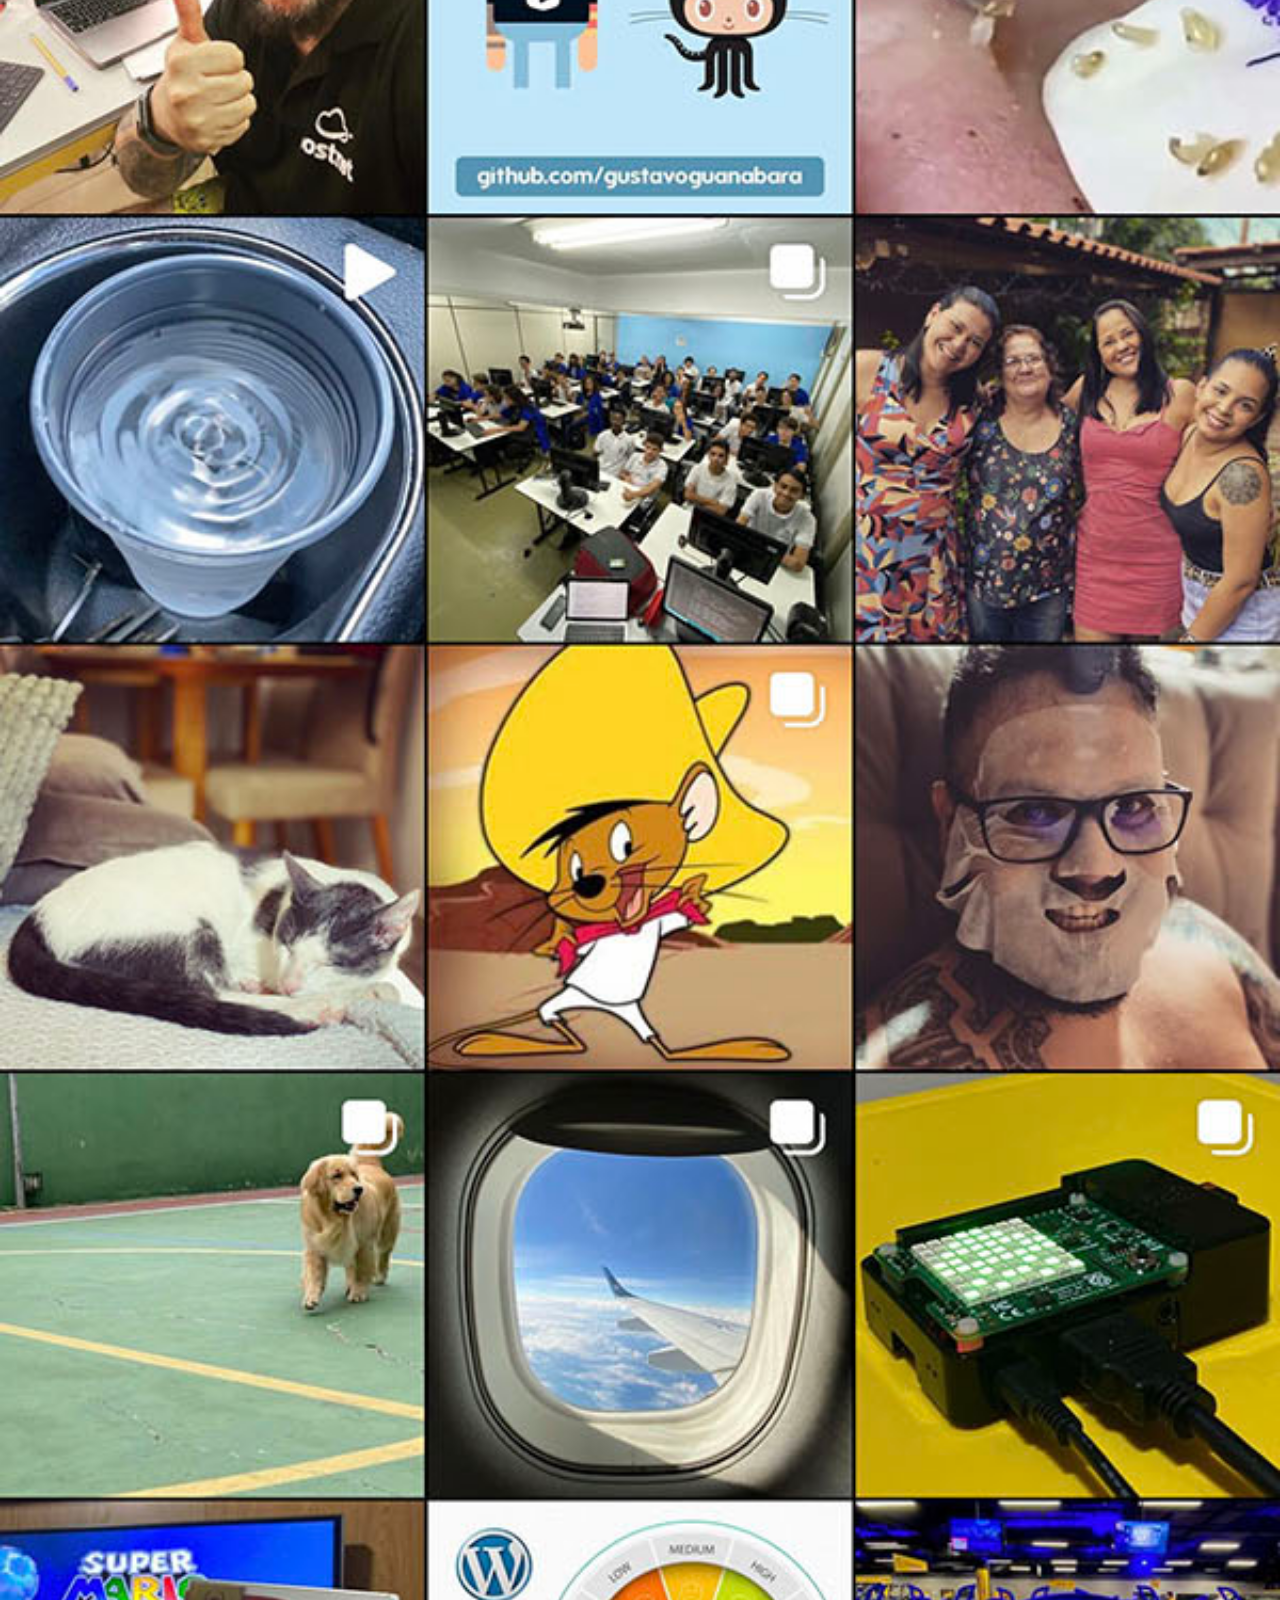
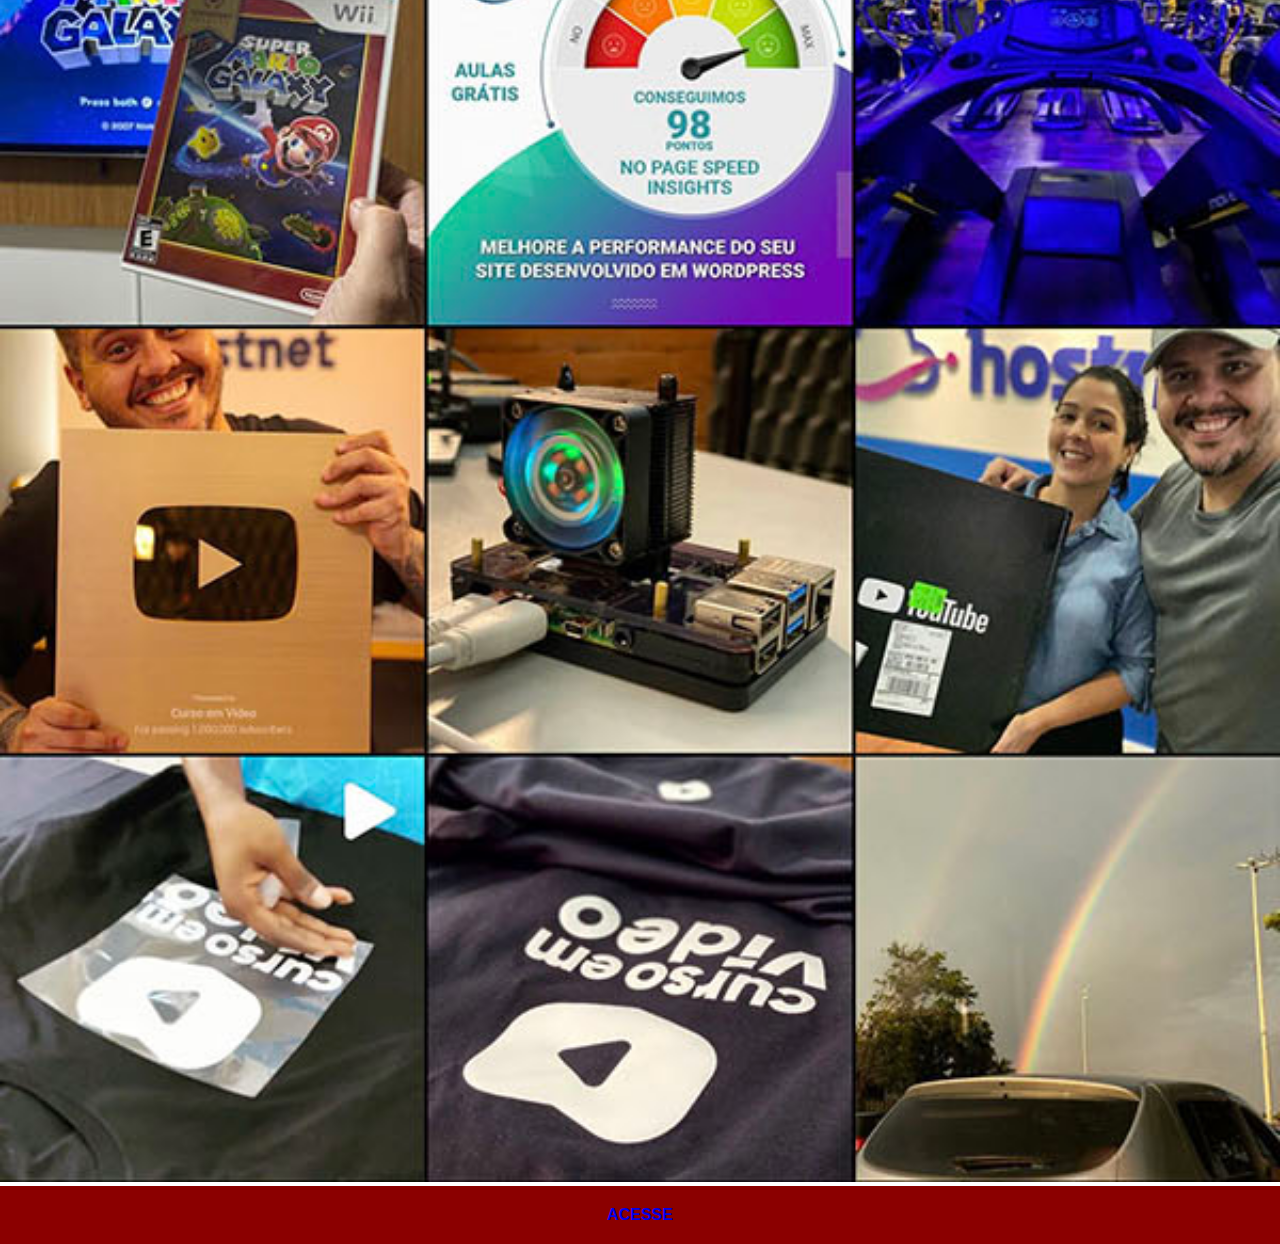
<file: instagram.html>
<!DOCTYPE html>
<html lang="pt-br">
<head>
    <meta charset="UTF-8">
    <meta name="viewport" content="width=device-width, initial-scale=1.0">
    <title>Instagram</title>
    <link rel="stylesheet" href="estilos/social.css">
</head>
<body>
    <img src="imagens/tela-instagram.jpg" alt="Instagram">
    <a href="https://www.instagram.com/gustavoguanabara" target="_blank">ACESSE</a>
</body>
</html>
</file>
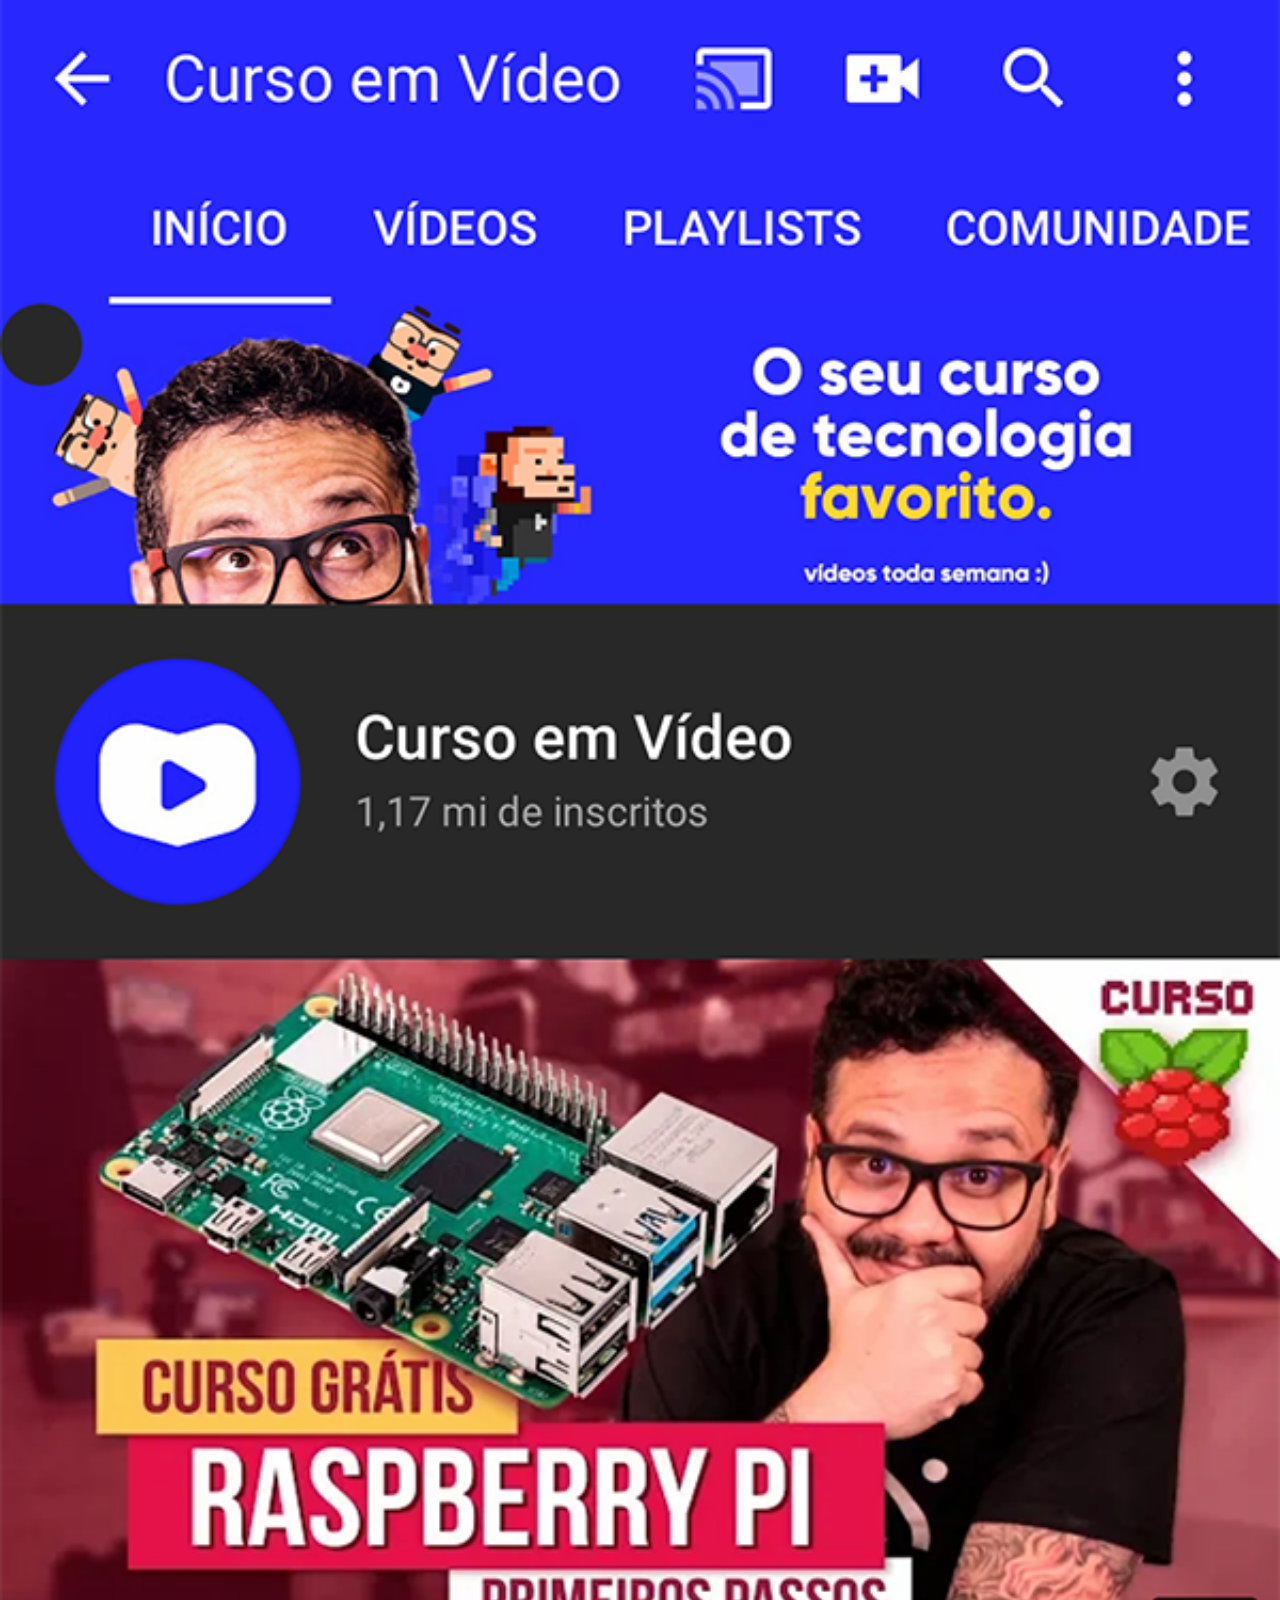
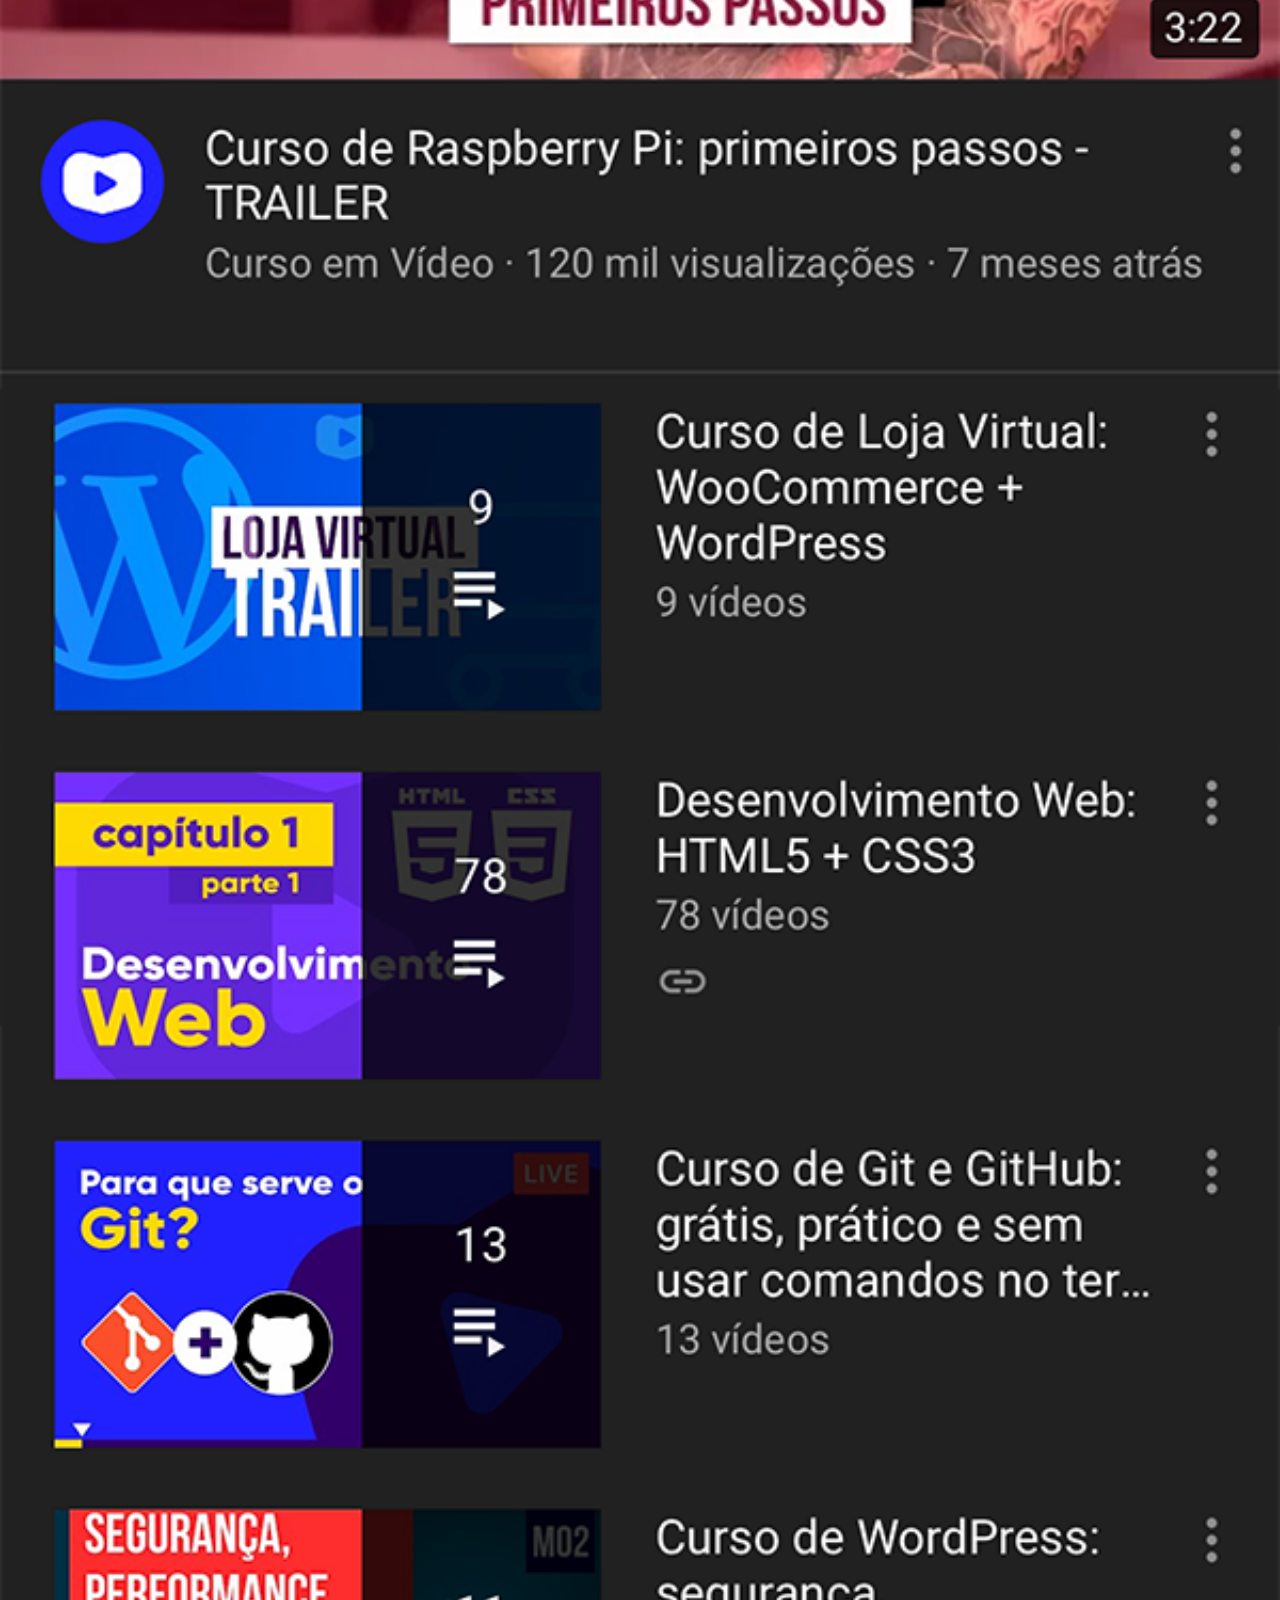
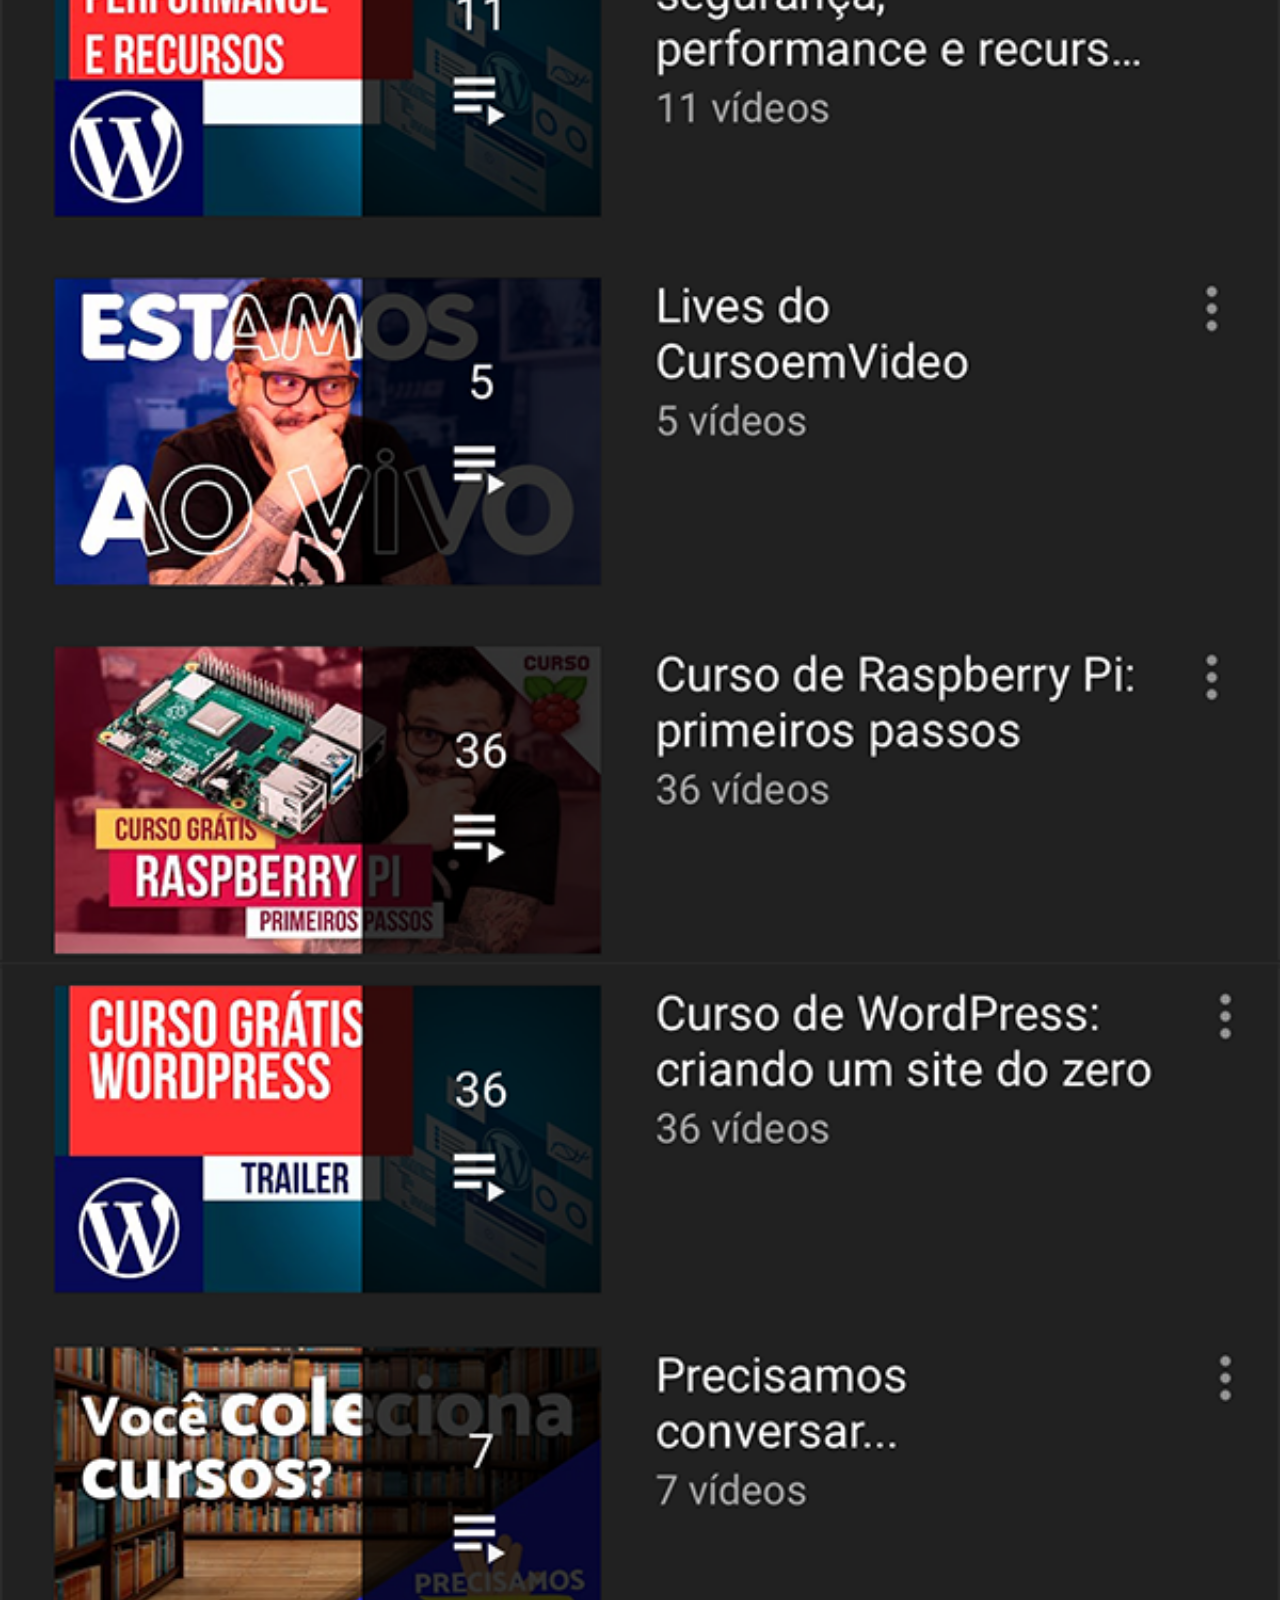
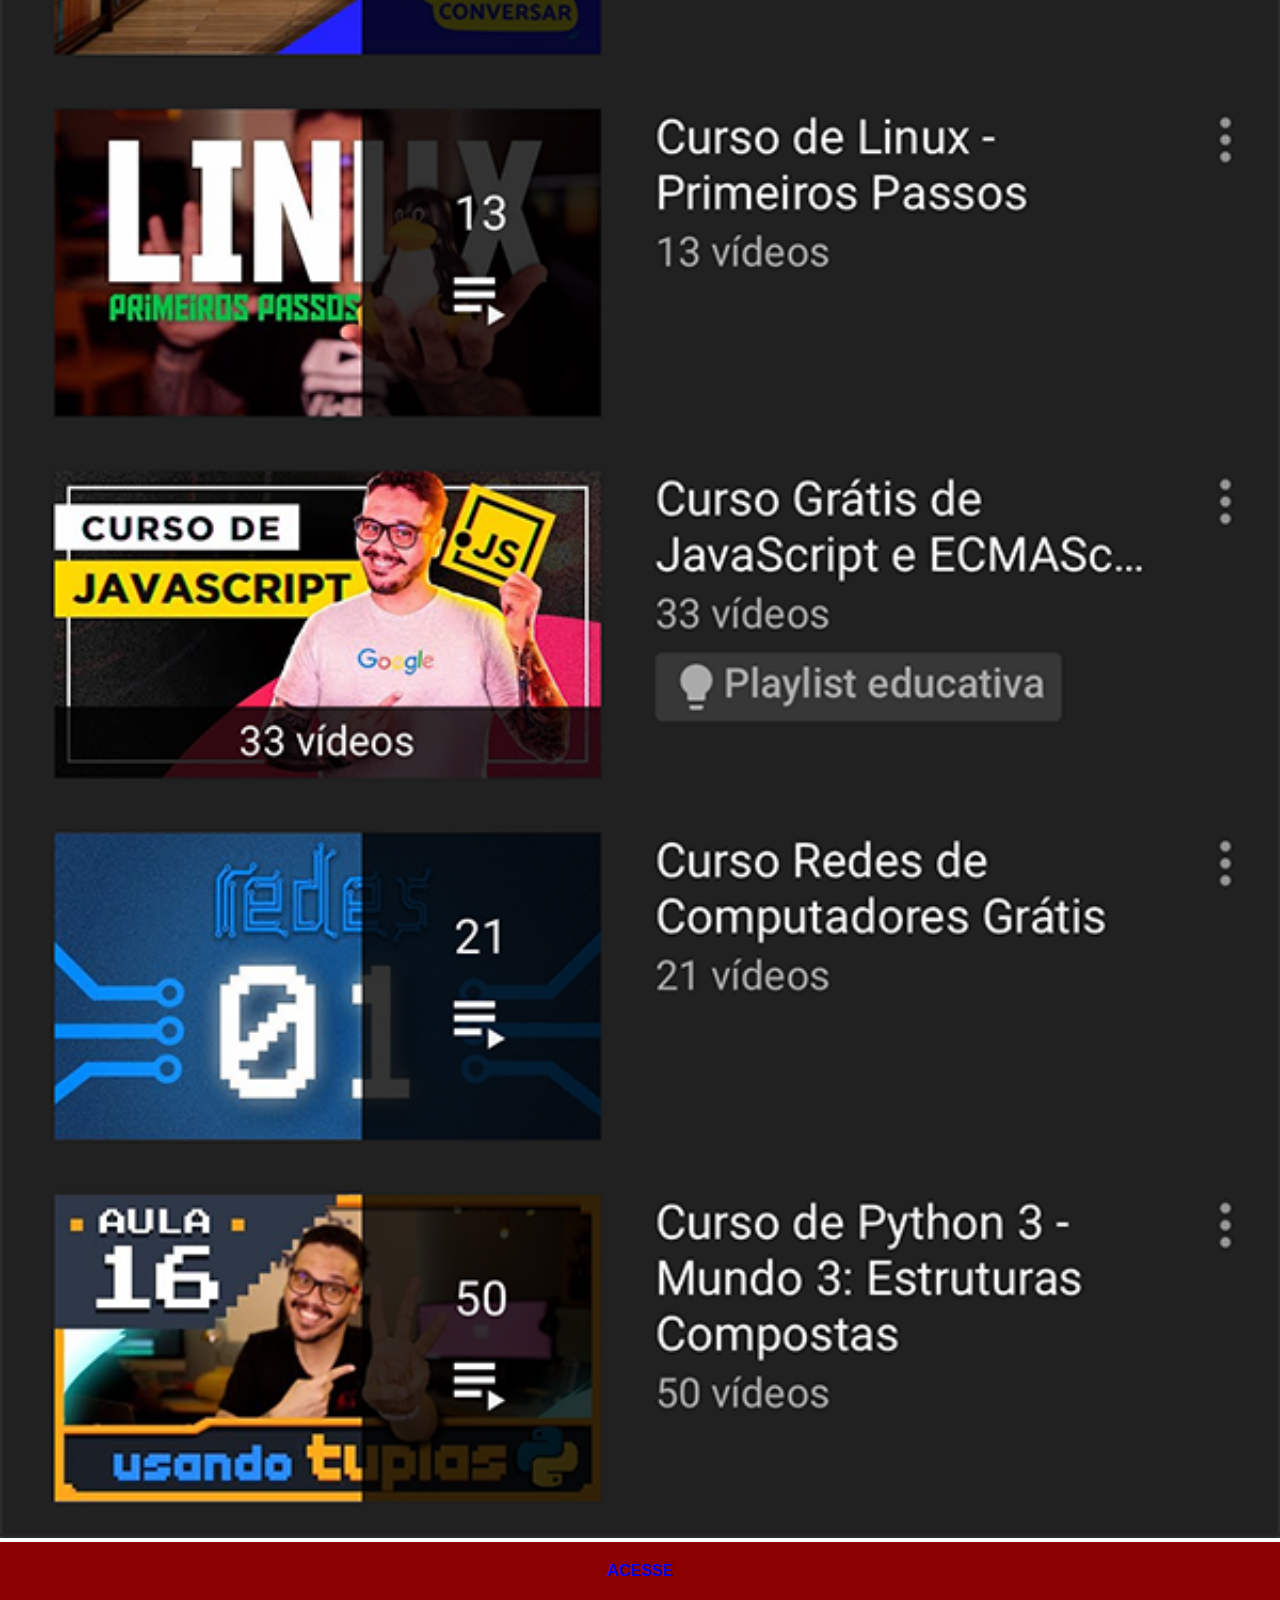
<file: youtube.html>
<!DOCTYPE html>
<html lang="pt-br">
<head>
    <meta charset="UTF-8">
    <meta name="viewport" content="width=device-width, initial-scale=1.0">
    <title>youtube</title>
    <link rel="stylesheet" href="estilos/social.css">
</head>
<body>
    <img src="imagens/tela-youtube.png" alt="YouTube">
    <a href="https://www.youtube.com/@CursoemVideo" target="_blank"> ACESSE</a>
    
</body>
</html>
</file>
<file: estilos/style.css>
@charset "UTF-8";

* {
    margin: 0PX;
    padding: 0px;
    font-family: Arial, Helvetica, sans-serif;
}

html, body {
    height: 100vh;
    width: 100vw;
}

body {
    background: url(../imagens/fundo-madeira.jpg) no-repeat top center;
    background-size: cover;
    background-attachment: fixed;

}

main {
    position: relative;
    height: 100vh;
}

section#telefone {
    position: absolute;
    top: 50%;
    left: 50%;
    transform: translate(-50%, -50%);

    height: 627px;
    width: 311px;
    background: url(../imagens/frame-iphone.png) no-repeat;
}

iframe#tela {
    position: relative;
    top: 80px;
    left: 18px;
    width: 265px;
    height: 471px;
}
  
section#redes-sociais img {
     width:50px;
     margin: 10px;
     border-radius:50%;
     box-shadow: 2px 2px 5px rgba(0, 0, 0, 0,400); 
     box-sizing: border-box;
}

section#redes-sociais img:hover {

border: 2px solid rgba(255, 255, 255, 0.205);
transform: translate(-1px, -1px);
box-shadow: 5px 5px 10px rgba(0, 0, 0, 0.356);
transition: transform 0.3s;
}
</file>
<file: estilos/social.css>
@charset "UTF-8";

* {
    margin: 0px;
    padding: 0px;
    font-family: Arial, Helvetica, sans-serif; 
}
::-webkit-scrollbar {
width: 0px;
height: 0px;

}
img { 
    width: 100vw;

}

a {
    display: block;
    background-color: darkred;
    padding: 20px;
    text-align: center;
    text-decoration: none;
    font-weight: bolder;
}
</file>
